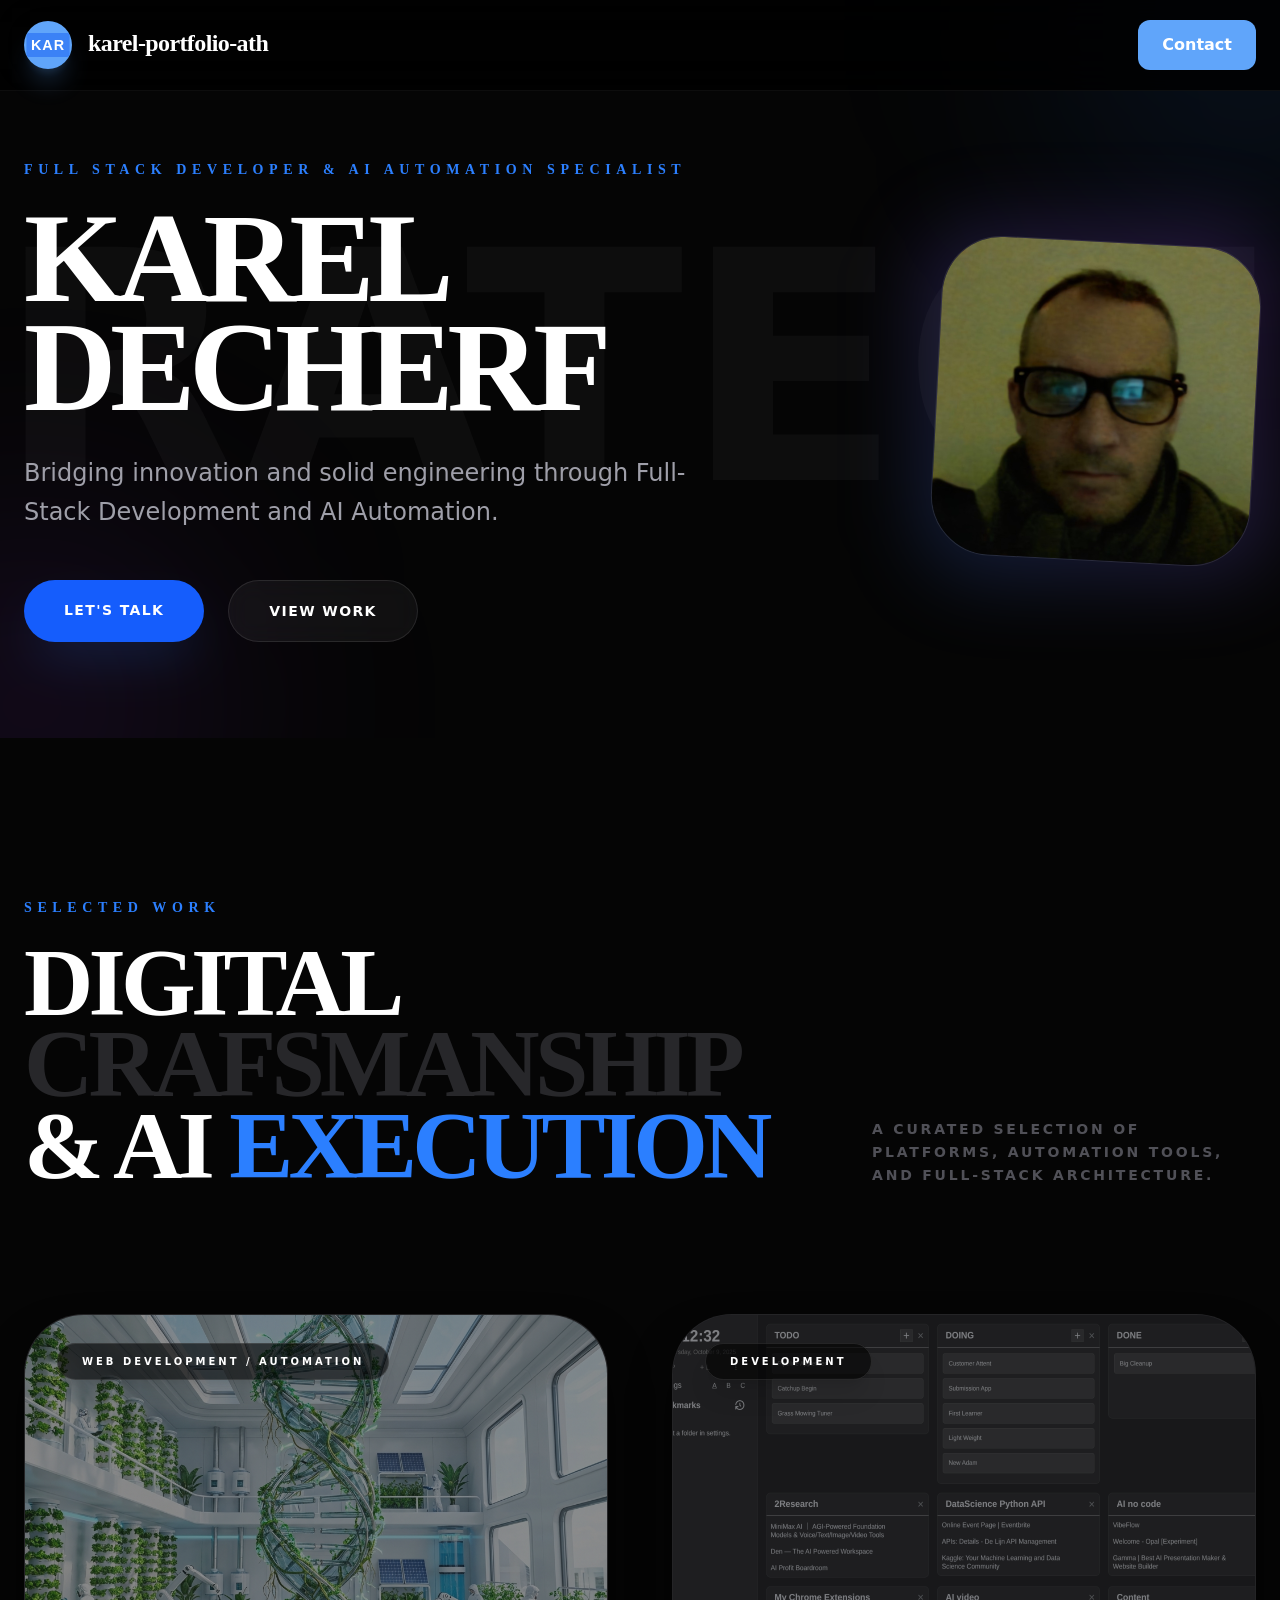
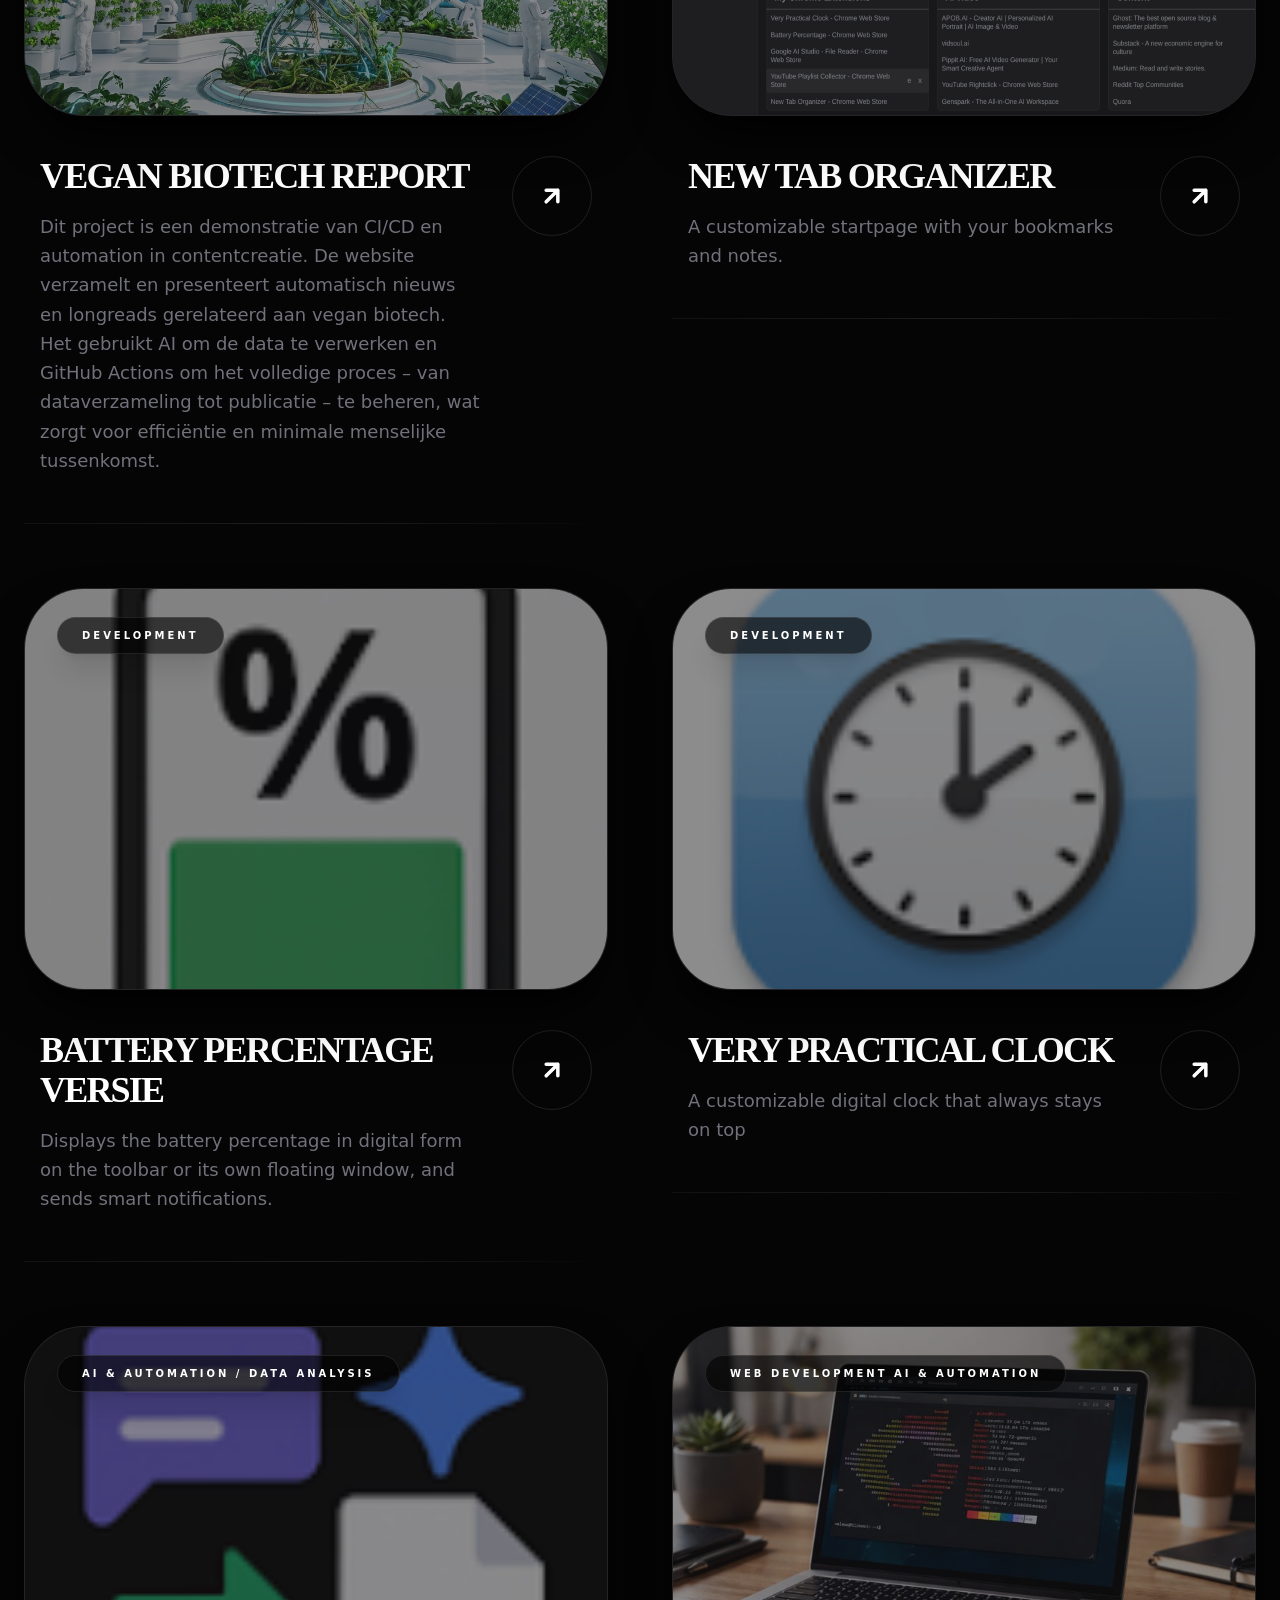
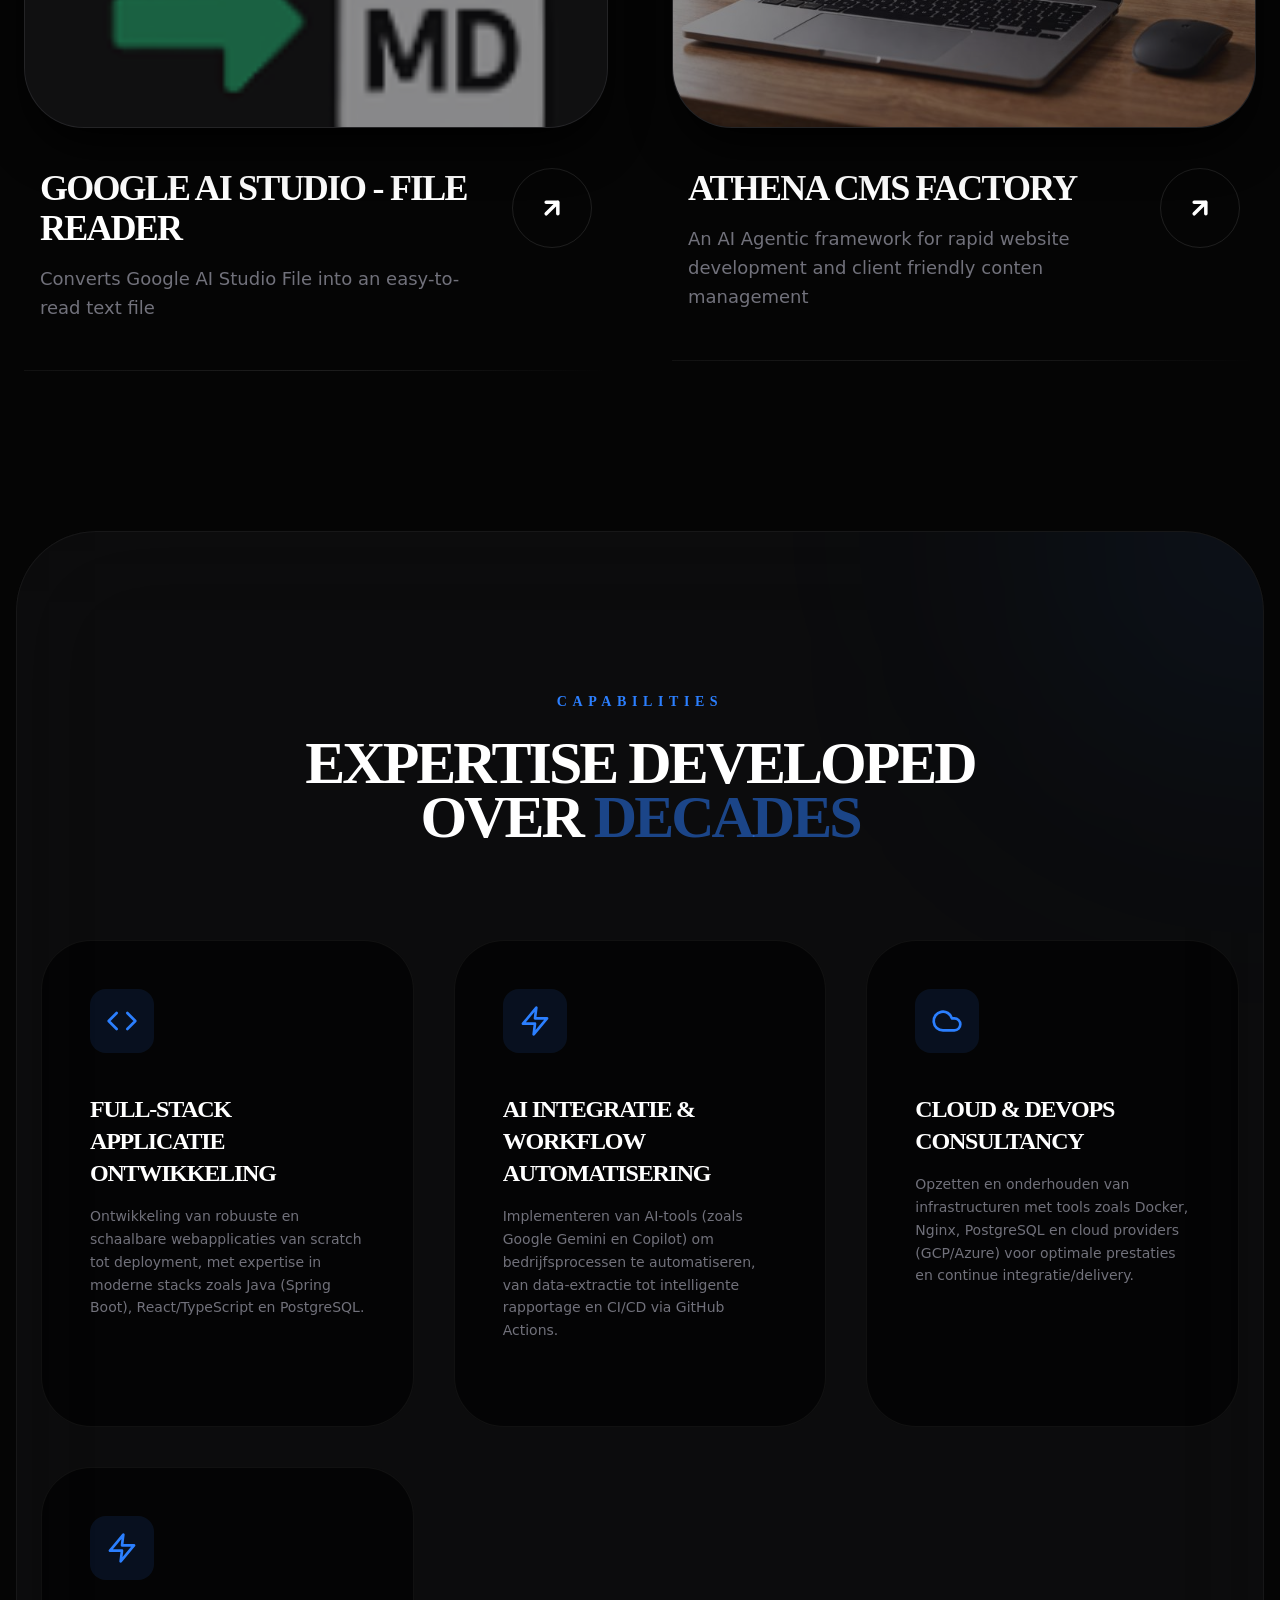
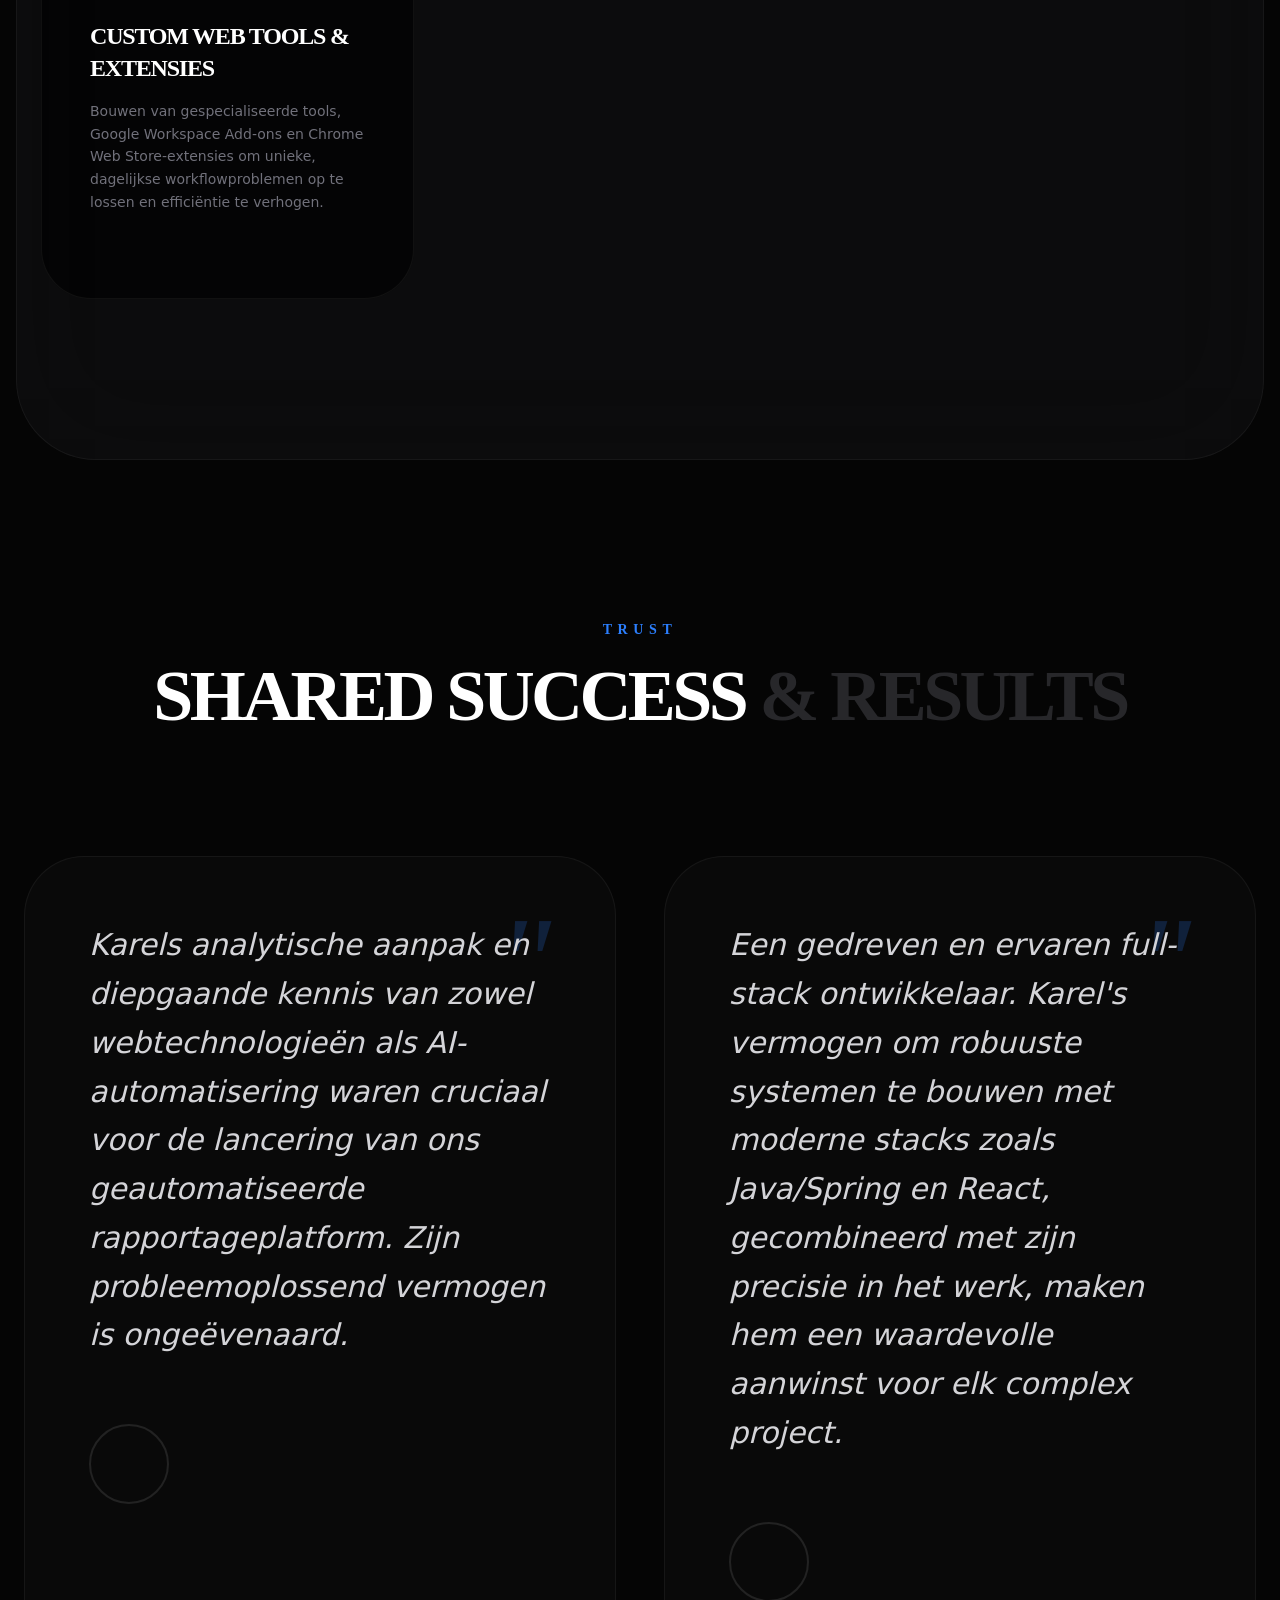
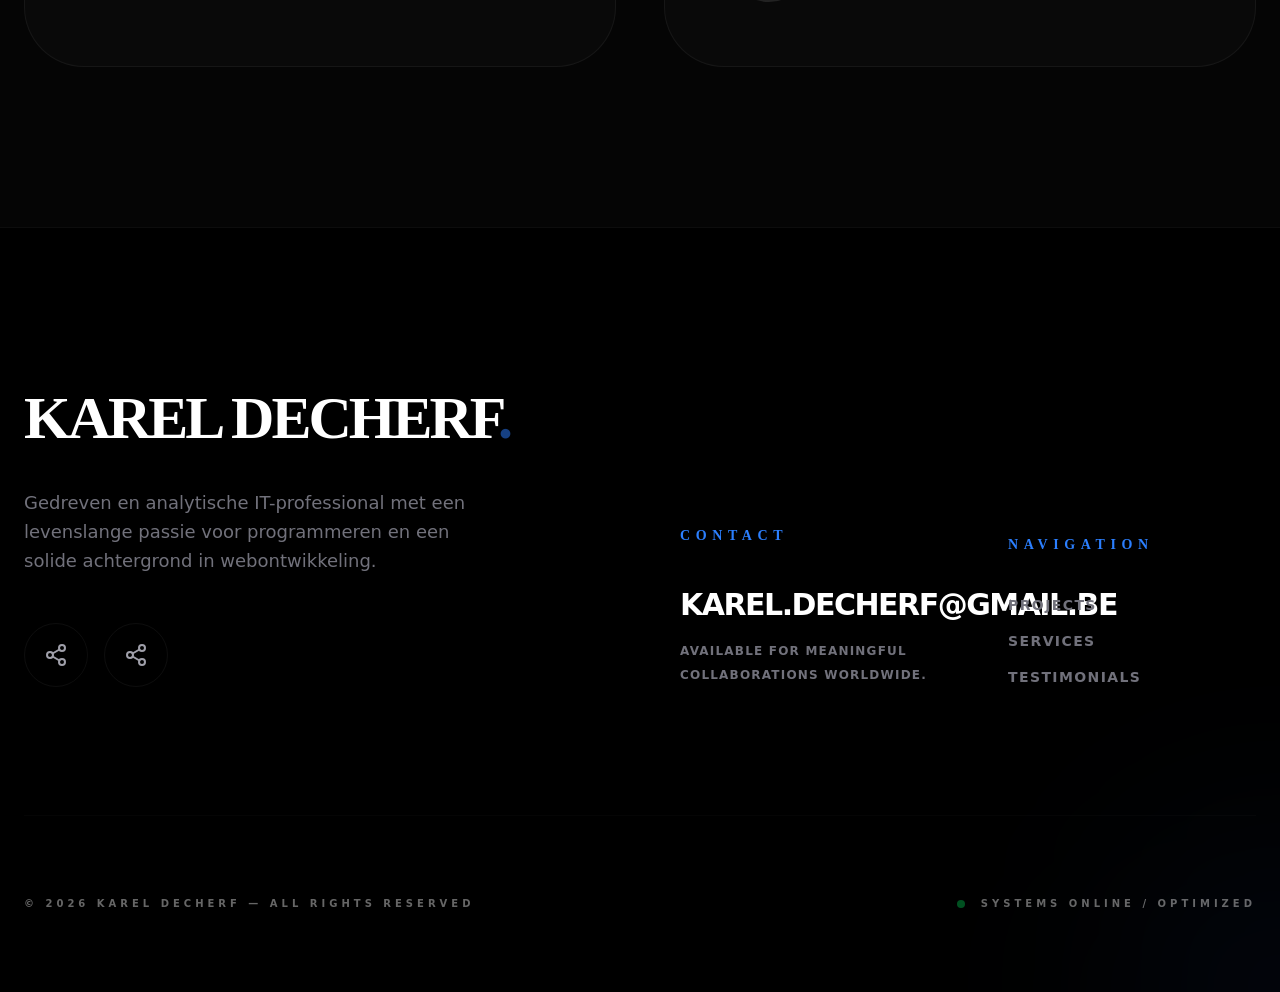
<file: index.html>
<!DOCTYPE html>
<html lang="nl">
  <head>
    <meta charset="UTF-8" />
    <link rel="icon" type="image/svg+xml" href="./athena-icon.svg" />
    <meta name="viewport" content="width=device-width, initial-scale=1.0, maximum-scale=1.0, user-scalable=no" />
    <meta name="theme-color" content="#0f172a" />
    <meta name="mobile-web-app-capable" content="yes" />
    <meta name="apple-mobile-web-app-status-bar-style" content="black-translucent" />
    <link rel="apple-touch-icon" href="./athena-icon.svg" />
    <link rel="manifest" href="./manifest.json" />
    <!-- Font Awesome for Icons -->
    <link rel="stylesheet" href="https://cdnjs.cloudflare.com/ajax/libs/font-awesome/6.5.1/css/all.min.css" />
    <title>karel-portfolio-ath</title>
    <script type="module" crossorigin src="./assets/index-CuNvmYDf.js"></script>
    <link rel="stylesheet" crossorigin href="./assets/index-C8Rrm0Bj.css">
  </head>
  <body>
    <div id="root"></div>
    <script>
      if ('serviceWorker' in navigator) {
        window.addEventListener('load', () => {
          navigator.serviceWorker.register('./sw.js').catch(err => console.log('SW registration failed: ', err));
        });
      }
    </script>
  </body>
</html>
</file>
<file: assets/index-C8Rrm0Bj.css>
@layer properties{@supports (((-webkit-hyphens:none)) and (not (margin-trim:inline))) or ((-moz-orient:inline) and (not (color:rgb(from red r g b)))){*,:before,:after,::backdrop{--tw-translate-x:0;--tw-translate-y:0;--tw-translate-z:0;--tw-scale-x:1;--tw-scale-y:1;--tw-scale-z:1;--tw-rotate-x:initial;--tw-rotate-y:initial;--tw-rotate-z:initial;--tw-skew-x:initial;--tw-skew-y:initial;--tw-space-y-reverse:0;--tw-border-style:solid;--tw-gradient-position:initial;--tw-gradient-from:#0000;--tw-gradient-via:#0000;--tw-gradient-to:#0000;--tw-gradient-stops:initial;--tw-gradient-via-stops:initial;--tw-gradient-from-position:0%;--tw-gradient-via-position:50%;--tw-gradient-to-position:100%;--tw-leading:initial;--tw-font-weight:initial;--tw-tracking:initial;--tw-shadow:0 0 #0000;--tw-shadow-color:initial;--tw-shadow-alpha:100%;--tw-inset-shadow:0 0 #0000;--tw-inset-shadow-color:initial;--tw-inset-shadow-alpha:100%;--tw-ring-color:initial;--tw-ring-shadow:0 0 #0000;--tw-inset-ring-color:initial;--tw-inset-ring-shadow:0 0 #0000;--tw-ring-inset:initial;--tw-ring-offset-width:0px;--tw-ring-offset-color:#fff;--tw-ring-offset-shadow:0 0 #0000;--tw-outline-style:solid;--tw-blur:initial;--tw-brightness:initial;--tw-contrast:initial;--tw-grayscale:initial;--tw-hue-rotate:initial;--tw-invert:initial;--tw-opacity:initial;--tw-saturate:initial;--tw-sepia:initial;--tw-drop-shadow:initial;--tw-drop-shadow-color:initial;--tw-drop-shadow-alpha:100%;--tw-drop-shadow-size:initial;--tw-backdrop-blur:initial;--tw-backdrop-brightness:initial;--tw-backdrop-contrast:initial;--tw-backdrop-grayscale:initial;--tw-backdrop-hue-rotate:initial;--tw-backdrop-invert:initial;--tw-backdrop-opacity:initial;--tw-backdrop-saturate:initial;--tw-backdrop-sepia:initial;--tw-duration:initial;--tw-ease:initial}}}@layer theme{:root,:host{--font-sans:"Inter", ui-sans-serif, system-ui, sans-serif;--font-serif:"Playfair Display", ui-serif, Georgia, serif;--font-mono:ui-monospace, SFMono-Regular, Menlo, Monaco, Consolas, "Liberation Mono", "Courier New", monospace;--color-red-50:oklch(97.1% .013 17.38);--color-red-500:oklch(63.7% .237 25.331);--color-red-900:oklch(39.6% .141 25.723);--color-amber-500:oklch(76.9% .188 70.08);--color-green-500:oklch(72.3% .219 149.579);--color-blue-50:oklch(97% .014 254.604);--color-blue-100:oklch(93.2% .032 255.585);--color-blue-200:oklch(88.2% .059 254.128);--color-blue-400:oklch(70.7% .165 254.624);--color-blue-500:oklch(62.3% .214 259.815);--color-blue-600:oklch(54.6% .245 262.881);--color-blue-700:oklch(48.8% .243 264.376);--color-blue-800:oklch(42.4% .199 265.638);--color-blue-900:oklch(37.9% .146 265.522);--color-purple-500:oklch(62.7% .265 303.9);--color-slate-50:oklch(98.4% .003 247.858);--color-slate-100:oklch(96.8% .007 247.896);--color-slate-200:oklch(92.9% .013 255.508);--color-slate-300:oklch(86.9% .022 252.894);--color-slate-400:oklch(70.4% .04 256.788);--color-slate-500:oklch(55.4% .046 257.417);--color-slate-600:oklch(44.6% .043 257.281);--color-slate-700:oklch(37.2% .044 257.287);--color-slate-800:oklch(27.9% .041 260.031);--color-slate-900:oklch(20.8% .042 265.755);--color-zinc-300:oklch(87.1% .006 286.286);--color-zinc-400:oklch(70.5% .015 286.067);--color-zinc-500:oklch(55.2% .016 285.938);--color-zinc-800:oklch(27.4% .006 286.033);--color-zinc-900:oklch(21% .006 285.885);--color-black:#000;--color-white:#fff;--spacing:.25rem;--container-sm:24rem;--container-md:28rem;--container-lg:32rem;--container-2xl:42rem;--container-3xl:48rem;--container-5xl:64rem;--container-6xl:72rem;--container-7xl:80rem;--text-xs:.75rem;--text-xs--line-height:calc(1 / .75);--text-sm:.875rem;--text-sm--line-height:calc(1.25 / .875);--text-lg:1.125rem;--text-lg--line-height:calc(1.75 / 1.125);--text-xl:1.25rem;--text-xl--line-height:calc(1.75 / 1.25);--text-2xl:1.5rem;--text-2xl--line-height:calc(2 / 1.5);--text-3xl:1.875rem;--text-3xl--line-height: 1.2 ;--text-4xl:2.25rem;--text-4xl--line-height:calc(2.5 / 2.25);--text-5xl:3rem;--text-5xl--line-height:1;--text-6xl:3.75rem;--text-6xl--line-height:1;--text-7xl:4.5rem;--text-7xl--line-height:1;--text-8xl:6rem;--text-8xl--line-height:1;--text-9xl:8rem;--text-9xl--line-height:1;--font-weight-light:300;--font-weight-medium:500;--font-weight-semibold:600;--font-weight-bold:700;--font-weight-black:900;--tracking-tighter:-.05em;--tracking-tight:-.025em;--tracking-widest:.1em;--leading-tight:1.25;--leading-relaxed:1.625;--leading-loose:2;--radius-sm:.25rem;--radius-lg:.5rem;--radius-xl:.75rem;--radius-2xl:1rem;--radius-3xl:1.5rem;--drop-shadow-lg:0 4px 4px #00000026;--drop-shadow-2xl:0 25px 25px #00000026;--ease-out:cubic-bezier(0, 0, .2, 1);--animate-pulse:pulse 2s cubic-bezier(.4, 0, .6, 1) infinite;--blur-sm:8px;--blur-md:12px;--blur-xl:24px;--blur-2xl:40px;--blur-3xl:64px;--default-transition-duration:.15s;--default-transition-timing-function:cubic-bezier(.4, 0, .2, 1);--default-font-family:var(--font-sans);--default-mono-font-family:var(--font-mono);--color-primary:#0f172a;--color-secondary:#64748b;--color-accent:#3b82f6;--color-button-bg:#3b82f6;--color-card-bg:#fff;--color-header-bg:#fff;--color-background:#fff;--color-surface:#f8fafc;--color-text:#1e293b;--color-heading:#0f172a;--color-title:#0f172a;--radius-custom:1rem;--shadow-main:0 4px 20px -2px #0000000d;--animate-reveal:reveal .8s cubic-bezier(.2, .8, .2, 1) forwards}}@layer base{*,:after,:before,::backdrop{box-sizing:border-box;border:0 solid;margin:0;padding:0}::file-selector-button{box-sizing:border-box;border:0 solid;margin:0;padding:0}html,:host{-webkit-text-size-adjust:100%;-moz-tab-size:4;tab-size:4;line-height:1.5;font-family:var(--default-font-family,ui-sans-serif, system-ui, sans-serif, "Apple Color Emoji", "Segoe UI Emoji", "Segoe UI Symbol", "Noto Color Emoji");font-feature-settings:var(--default-font-feature-settings,normal);font-variation-settings:var(--default-font-variation-settings,normal);-webkit-tap-highlight-color:transparent}hr{height:0;color:inherit;border-top-width:1px}abbr:where([title]){-webkit-text-decoration:underline dotted;text-decoration:underline dotted}h1,h2,h3,h4,h5,h6{font-size:inherit;font-weight:inherit}a{color:inherit;-webkit-text-decoration:inherit;text-decoration:inherit}b,strong{font-weight:bolder}code,kbd,samp,pre{font-family:var(--default-mono-font-family,ui-monospace, SFMono-Regular, Menlo, Monaco, Consolas, "Liberation Mono", "Courier New", monospace);font-feature-settings:var(--default-mono-font-feature-settings,normal);font-variation-settings:var(--default-mono-font-variation-settings,normal);font-size:1em}small{font-size:80%}sub,sup{vertical-align:baseline;font-size:75%;line-height:0;position:relative}sub{bottom:-.25em}sup{top:-.5em}table{text-indent:0;border-color:inherit;border-collapse:collapse}:-moz-focusring{outline:auto}progress{vertical-align:baseline}summary{display:list-item}ol,ul,menu{list-style:none}img,svg,video,canvas,audio,iframe,embed,object{vertical-align:middle;display:block}img,video{max-width:100%;height:auto}button,input,select,optgroup,textarea{font:inherit;font-feature-settings:inherit;font-variation-settings:inherit;letter-spacing:inherit;color:inherit;opacity:1;background-color:#0000;border-radius:0}::file-selector-button{font:inherit;font-feature-settings:inherit;font-variation-settings:inherit;letter-spacing:inherit;color:inherit;opacity:1;background-color:#0000;border-radius:0}:where(select:is([multiple],[size])) optgroup{font-weight:bolder}:where(select:is([multiple],[size])) optgroup option{padding-inline-start:20px}::file-selector-button{margin-inline-end:4px}::placeholder{opacity:1}@supports (not ((-webkit-appearance:-apple-pay-button))) or (contain-intrinsic-size:1px){::placeholder{color:currentColor}@supports (color:color-mix(in lab,red,red)){::placeholder{color:color-mix(in oklab,currentcolor 50%,transparent)}}}textarea{resize:vertical}::-webkit-search-decoration{-webkit-appearance:none}::-webkit-date-and-time-value{min-height:1lh;text-align:inherit}::-webkit-datetime-edit{display:inline-flex}::-webkit-datetime-edit-fields-wrapper{padding:0}::-webkit-datetime-edit{padding-block:0}::-webkit-datetime-edit-year-field{padding-block:0}::-webkit-datetime-edit-month-field{padding-block:0}::-webkit-datetime-edit-day-field{padding-block:0}::-webkit-datetime-edit-hour-field{padding-block:0}::-webkit-datetime-edit-minute-field{padding-block:0}::-webkit-datetime-edit-second-field{padding-block:0}::-webkit-datetime-edit-millisecond-field{padding-block:0}::-webkit-datetime-edit-meridiem-field{padding-block:0}::-webkit-calendar-picker-indicator{line-height:1}:-moz-ui-invalid{box-shadow:none}button,input:where([type=button],[type=reset],[type=submit]){-webkit-appearance:button;-moz-appearance:button;appearance:button}::file-selector-button{-webkit-appearance:button;-moz-appearance:button;appearance:button}::-webkit-inner-spin-button{height:auto}::-webkit-outer-spin-button{height:auto}[hidden]:where(:not([hidden=until-found])){display:none!important}:root{color-scheme:light;scroll-behavior:smooth;--color-primary:#0f172a;--color-heading:#0f172a;--color-title:#0f172a;--color-accent:#3b82f6;--color-button-bg:#3b82f6;--color-card-bg:#fff;--color-header-bg:#fff;--color-surface:#fff;--color-background:#fff;--color-text:#1e293b;--radius-custom:1rem;--shadow-main:0 4px 20px -2px #0000000d}:root.dark{color-scheme:dark;--color-primary:#fff;--color-heading:#fff;--color-title:#fff;--color-accent:#60a5fa;--color-button-bg:#60a5fa;--color-card-bg:#1e293b;--color-header-bg:#0f172a;--color-surface:#1e293b;--color-background:#0f172a;--color-text:#f8fafc;--shadow-main:0 10px 40px #0000004d}body{background-color:var(--color-background);color:var(--color-text);font-family:var(--font-sans);-webkit-font-smoothing:antialiased;line-height:1.6}h1{color:var(--color-title);font-family:var(--font-serif);--tw-tracking:var(--tracking-tight);letter-spacing:var(--tracking-tight);font-weight:700;line-height:1.2}h2,h3,h4{color:var(--color-heading);font-family:var(--font-serif);--tw-tracking:var(--tracking-tight);letter-spacing:var(--tracking-tight);font-weight:700;line-height:1.2}@starting-style{section{opacity:0;transform:translateY(20px)}}section{transition:opacity .8s,transform .8s}img{object-fit:cover;border-radius:var(--radius-custom);max-width:100%;height:auto}button{cursor:pointer}}@layer components{.btn-primary{padding-inline:calc(var(--spacing) * 6);padding-block:calc(var(--spacing) * 3);--tw-font-weight:var(--font-weight-semibold);font-weight:var(--font-weight-semibold);color:var(--color-white);--tw-shadow:0 20px 25px -5px var(--tw-shadow-color,#0000001a), 0 8px 10px -6px var(--tw-shadow-color,#0000001a);box-shadow:var(--tw-inset-shadow),var(--tw-inset-ring-shadow),var(--tw-ring-offset-shadow),var(--tw-ring-shadow),var(--tw-shadow);transition-property:all;transition-timing-function:var(--tw-ease,var(--default-transition-timing-function));transition-duration:var(--tw-duration,var(--default-transition-duration));border-radius:3.40282e38px}@media(hover:hover){.btn-primary:hover{--tw-scale-x:105%;--tw-scale-y:105%;--tw-scale-z:105%;scale:var(--tw-scale-x) var(--tw-scale-y)}}.btn-primary:active{--tw-scale-x:95%;--tw-scale-y:95%;--tw-scale-z:95%;scale:var(--tw-scale-x) var(--tw-scale-y)}.btn-primary{background-color:var(--color-button-bg);box-shadow:0 8px 30px #0000001a}.card{border-radius:var(--radius-3xl);border-style:var(--tw-border-style);border-width:1px;border-color:var(--color-slate-100);padding:calc(var(--spacing) * 6);--tw-shadow:var(--shadow-main);box-shadow:var(--tw-inset-shadow),var(--tw-inset-ring-shadow),var(--tw-ring-offset-shadow),var(--tw-ring-shadow),var(--tw-shadow);transition-property:transform,translate,scale,rotate;transition-timing-function:var(--tw-ease,var(--default-transition-timing-function));transition-duration:var(--tw-duration,var(--default-transition-duration))}@media(hover:hover){.card:hover{--tw-translate-y:calc(var(--spacing) * -1);translate:var(--tw-translate-x) var(--tw-translate-y)}}.card{background-color:var(--color-card-bg)}.badge{background-color:#3b82f61a;border-radius:3.40282e38px}@supports (color:color-mix(in lab,red,red)){.badge{background-color:color-mix(in oklab,var(--color-accent) 10%,transparent)}}.badge{padding-inline:calc(var(--spacing) * 3);padding-block:calc(var(--spacing) * 1);font-size:var(--text-xs);line-height:var(--tw-leading,var(--text-xs--line-height));--tw-font-weight:var(--font-weight-bold);font-weight:var(--font-weight-bold);--tw-tracking:var(--tracking-widest);letter-spacing:var(--tracking-widest);color:var(--color-accent);text-transform:uppercase}.cart-overlay-backdrop{inset:calc(var(--spacing) * 0);z-index:2000;background-color:#000000b3;justify-content:flex-end;display:flex;position:fixed}@supports (color:color-mix(in lab,red,red)){.cart-overlay-backdrop{background-color:color-mix(in oklab,var(--color-black) 70%,transparent)}}.cart-overlay-backdrop{--tw-backdrop-blur:blur(var(--blur-sm));-webkit-backdrop-filter:var(--tw-backdrop-blur,) var(--tw-backdrop-brightness,) var(--tw-backdrop-contrast,) var(--tw-backdrop-grayscale,) var(--tw-backdrop-hue-rotate,) var(--tw-backdrop-invert,) var(--tw-backdrop-opacity,) var(--tw-backdrop-saturate,) var(--tw-backdrop-sepia,);backdrop-filter:var(--tw-backdrop-blur,) var(--tw-backdrop-brightness,) var(--tw-backdrop-contrast,) var(--tw-backdrop-grayscale,) var(--tw-backdrop-hue-rotate,) var(--tw-backdrop-invert,) var(--tw-backdrop-opacity,) var(--tw-backdrop-saturate,) var(--tw-backdrop-sepia,)}.cart-overlay{background-color:var(--color-background);width:100%;height:100%;max-width:var(--container-md);padding:calc(var(--spacing) * 8);--tw-shadow:0 25px 50px -12px var(--tw-shadow-color,#00000040);box-shadow:var(--tw-inset-shadow),var(--tw-inset-ring-shadow),var(--tw-ring-offset-shadow),var(--tw-ring-shadow),var(--tw-shadow);flex-direction:column;animation:.3s ease-out slideIn;display:flex}@keyframes slideIn{0%{transform:translate(100%)}to{transform:translate(0)}}.cart-item{border-bottom-style:var(--tw-border-style);border-bottom-width:1px;border-color:var(--color-slate-100);padding-block:calc(var(--spacing) * 4);justify-content:space-between;align-items:center;display:flex}.checkout-btn{border-radius:var(--radius-2xl);background-color:var(--color-accent);width:100%;padding-block:calc(var(--spacing) * 4);--tw-font-weight:var(--font-weight-bold);font-weight:var(--font-weight-bold);color:var(--color-white);--tw-shadow:0 20px 25px -5px var(--tw-shadow-color,#0000001a), 0 8px 10px -6px var(--tw-shadow-color,#0000001a);box-shadow:var(--tw-inset-shadow),var(--tw-inset-ring-shadow),var(--tw-ring-offset-shadow),var(--tw-ring-shadow),var(--tw-shadow);--tw-shadow-color:#3b82f633}@supports (color:color-mix(in lab,red,red)){.checkout-btn{--tw-shadow-color:color-mix(in oklab, color-mix(in oklab, var(--color-accent) 20%, transparent) var(--tw-shadow-alpha), transparent)}}.checkout-btn{transition-property:transform,translate,scale,rotate;transition-timing-function:var(--tw-ease,var(--default-transition-timing-function));transition-duration:var(--tw-duration,var(--default-transition-duration))}@media(hover:hover){.checkout-btn:hover{scale:1.02}}}@layer utilities{.pointer-events-auto{pointer-events:auto}.pointer-events-none{pointer-events:none}.visible{visibility:visible}.absolute{position:absolute}.fixed{position:fixed}.relative{position:relative}.-inset-4{inset:calc(var(--spacing) * -4)}.inset-0{inset:calc(var(--spacing) * 0)}.start{inset-inline-start:var(--spacing)}.end{inset-inline-end:var(--spacing)}.-top-40{top:calc(var(--spacing) * -40)}.top-0{top:calc(var(--spacing) * 0)}.top-1\/2{top:50%}.top-4{top:calc(var(--spacing) * 4)}.top-8{top:calc(var(--spacing) * 8)}.top-10{top:calc(var(--spacing) * 10)}.-right-40{right:calc(var(--spacing) * -40)}.right-0{right:calc(var(--spacing) * 0)}.right-4{right:calc(var(--spacing) * 4)}.right-8{right:calc(var(--spacing) * 8)}.right-16{right:calc(var(--spacing) * 16)}.-bottom-40{bottom:calc(var(--spacing) * -40)}.bottom-0{bottom:calc(var(--spacing) * 0)}.-left-40{left:calc(var(--spacing) * -40)}.left-0{left:calc(var(--spacing) * 0)}.left-1\/2{left:50%}.left-8{left:calc(var(--spacing) * 8)}.-z-0{z-index:-0}.z-0{z-index:0}.z-10{z-index:10}.z-20{z-index:20}.z-30{z-index:30}.z-40{z-index:40}.z-50{z-index:50}.z-\[100\]{z-index:100}.z-\[200\]{z-index:200}.z-\[1000\]{z-index:1000}.z-\[2000\]{z-index:2000}.order-1{order:1}.order-2{order:2}.container{width:100%}@media(min-width:40rem){.container{max-width:40rem}}@media(min-width:48rem){.container{max-width:48rem}}@media(min-width:64rem){.container{max-width:64rem}}@media(min-width:80rem){.container{max-width:80rem}}@media(min-width:96rem){.container{max-width:96rem}}.m-4{margin:calc(var(--spacing) * 4)}.mx-4{margin-inline:calc(var(--spacing) * 4)}.mx-auto{margin-inline:auto}.-mt-48{margin-top:calc(var(--spacing) * -48)}.-mt-64{margin-top:calc(var(--spacing) * -64)}.mt-1{margin-top:calc(var(--spacing) * 1)}.mt-2{margin-top:calc(var(--spacing) * 2)}.mt-4{margin-top:calc(var(--spacing) * 4)}.mt-6{margin-top:calc(var(--spacing) * 6)}.mt-12{margin-top:calc(var(--spacing) * 12)}.mt-auto{margin-top:auto}.-mr-40{margin-right:calc(var(--spacing) * -40)}.-mr-48{margin-right:calc(var(--spacing) * -48)}.-mr-64{margin-right:calc(var(--spacing) * -64)}.mr-2{margin-right:calc(var(--spacing) * 2)}.-mb-40{margin-bottom:calc(var(--spacing) * -40)}.-mb-48{margin-bottom:calc(var(--spacing) * -48)}.mb-0{margin-bottom:calc(var(--spacing) * 0)}.mb-1{margin-bottom:calc(var(--spacing) * 1)}.mb-2{margin-bottom:calc(var(--spacing) * 2)}.mb-4{margin-bottom:calc(var(--spacing) * 4)}.mb-6{margin-bottom:calc(var(--spacing) * 6)}.mb-8{margin-bottom:calc(var(--spacing) * 8)}.mb-10{margin-bottom:calc(var(--spacing) * 10)}.mb-12{margin-bottom:calc(var(--spacing) * 12)}.mb-16{margin-bottom:calc(var(--spacing) * 16)}.mb-24{margin-bottom:calc(var(--spacing) * 24)}.mb-32{margin-bottom:calc(var(--spacing) * 32)}.-ml-48{margin-left:calc(var(--spacing) * -48)}.ml-1{margin-left:calc(var(--spacing) * 1)}.ml-2{margin-left:calc(var(--spacing) * 2)}.block{display:block}.contents{display:contents}.flex{display:flex}.grid{display:grid}.hidden{display:none}.inline-block{display:inline-block}.inline-flex{display:inline-flex}.aspect-\[16\/11\]{aspect-ratio:16/11}.aspect-square{aspect-ratio:1}.h-1{height:calc(var(--spacing) * 1)}.h-2{height:calc(var(--spacing) * 2)}.h-3{height:calc(var(--spacing) * 3)}.h-5{height:calc(var(--spacing) * 5)}.h-8{height:calc(var(--spacing) * 8)}.h-10{height:calc(var(--spacing) * 10)}.h-12{height:calc(var(--spacing) * 12)}.h-16{height:calc(var(--spacing) * 16)}.h-20{height:calc(var(--spacing) * 20)}.h-24{height:calc(var(--spacing) * 24)}.h-48{height:calc(var(--spacing) * 48)}.h-64{height:calc(var(--spacing) * 64)}.h-80{height:calc(var(--spacing) * 80)}.h-96{height:calc(var(--spacing) * 96)}.h-\[90vh\]{height:90vh}.h-\[500px\]{height:500px}.h-full{height:100%}.h-px{height:1px}.max-h-\[50vh\]{max-height:50vh}.max-h-\[80vh\]{max-height:80vh}.max-h-\[90vh\]{max-height:90vh}.min-h-full{min-height:100%}.min-h-screen{min-height:100vh}.w-0{width:calc(var(--spacing) * 0)}.w-2{width:calc(var(--spacing) * 2)}.w-3{width:calc(var(--spacing) * 3)}.w-5{width:calc(var(--spacing) * 5)}.w-8{width:calc(var(--spacing) * 8)}.w-10{width:calc(var(--spacing) * 10)}.w-12{width:calc(var(--spacing) * 12)}.w-16{width:calc(var(--spacing) * 16)}.w-20{width:calc(var(--spacing) * 20)}.w-32{width:calc(var(--spacing) * 32)}.w-64{width:calc(var(--spacing) * 64)}.w-80{width:calc(var(--spacing) * 80)}.w-96{width:calc(var(--spacing) * 96)}.w-\[500px\]{width:500px}.w-full{width:100%}.max-w-2xl{max-width:var(--container-2xl)}.max-w-3xl{max-width:var(--container-3xl)}.max-w-5xl{max-width:var(--container-5xl)}.max-w-6xl{max-width:var(--container-6xl)}.max-w-7xl{max-width:var(--container-7xl)}.max-w-lg{max-width:var(--container-lg)}.max-w-md{max-width:var(--container-md)}.max-w-sm{max-width:var(--container-sm)}.flex-1{flex:1}.flex-grow{flex-grow:1}.-translate-x-1\/2{--tw-translate-x: -50% ;translate:var(--tw-translate-x) var(--tw-translate-y)}.translate-x-0{--tw-translate-x:calc(var(--spacing) * 0);translate:var(--tw-translate-x) var(--tw-translate-y)}.-translate-y-1\/2{--tw-translate-y: -50% ;translate:var(--tw-translate-x) var(--tw-translate-y)}.scale-110{--tw-scale-x:110%;--tw-scale-y:110%;--tw-scale-z:110%;scale:var(--tw-scale-x) var(--tw-scale-y)}.rotate-3{rotate:3deg}.transform{transform:var(--tw-rotate-x,) var(--tw-rotate-y,) var(--tw-rotate-z,) var(--tw-skew-x,) var(--tw-skew-y,)}.animate-pulse{animation:var(--animate-pulse)}.animate-reveal{animation:var(--animate-reveal)}.cursor-not-allowed{cursor:not-allowed}.cursor-pointer{cursor:pointer}.grid-cols-1{grid-template-columns:repeat(1,minmax(0,1fr))}.flex-col{flex-direction:column}.flex-wrap{flex-wrap:wrap}.items-center{align-items:center}.items-end{align-items:flex-end}.items-start{align-items:flex-start}.justify-between{justify-content:space-between}.justify-center{justify-content:center}.justify-end{justify-content:flex-end}.gap-2{gap:calc(var(--spacing) * 2)}.gap-3{gap:calc(var(--spacing) * 3)}.gap-4{gap:calc(var(--spacing) * 4)}.gap-6{gap:calc(var(--spacing) * 6)}.gap-8{gap:calc(var(--spacing) * 8)}.gap-10{gap:calc(var(--spacing) * 10)}.gap-12{gap:calc(var(--spacing) * 12)}.gap-16{gap:calc(var(--spacing) * 16)}.gap-20{gap:calc(var(--spacing) * 20)}:where(.space-y-1>:not(:last-child)){--tw-space-y-reverse:0;margin-block-start:calc(calc(var(--spacing) * 1) * var(--tw-space-y-reverse));margin-block-end:calc(calc(var(--spacing) * 1) * calc(1 - var(--tw-space-y-reverse)))}:where(.space-y-2>:not(:last-child)){--tw-space-y-reverse:0;margin-block-start:calc(calc(var(--spacing) * 2) * var(--tw-space-y-reverse));margin-block-end:calc(calc(var(--spacing) * 2) * calc(1 - var(--tw-space-y-reverse)))}:where(.space-y-4>:not(:last-child)){--tw-space-y-reverse:0;margin-block-start:calc(calc(var(--spacing) * 4) * var(--tw-space-y-reverse));margin-block-end:calc(calc(var(--spacing) * 4) * calc(1 - var(--tw-space-y-reverse)))}:where(.space-y-6>:not(:last-child)){--tw-space-y-reverse:0;margin-block-start:calc(calc(var(--spacing) * 6) * var(--tw-space-y-reverse));margin-block-end:calc(calc(var(--spacing) * 6) * calc(1 - var(--tw-space-y-reverse)))}:where(.space-y-8>:not(:last-child)){--tw-space-y-reverse:0;margin-block-start:calc(calc(var(--spacing) * 8) * var(--tw-space-y-reverse));margin-block-end:calc(calc(var(--spacing) * 8) * calc(1 - var(--tw-space-y-reverse)))}.self-start{align-self:flex-start}.overflow-hidden{overflow:hidden}.overflow-y-auto{overflow-y:auto}.rounded{border-radius:.25rem}.rounded-2xl{border-radius:var(--radius-2xl)}.rounded-3xl{border-radius:var(--radius-3xl)}.rounded-\[2rem\]{border-radius:2rem}.rounded-\[3rem\]{border-radius:3rem}.rounded-\[4rem\]{border-radius:4rem}.rounded-\[40px\]{border-radius:40px}.rounded-\[50px\]{border-radius:50px}.rounded-\[60px\]{border-radius:60px}.rounded-\[80px\]{border-radius:80px}.rounded-full{border-radius:3.40282e38px}.rounded-lg{border-radius:var(--radius-lg)}.rounded-sm{border-radius:var(--radius-sm)}.rounded-xl{border-radius:var(--radius-xl)}.border{border-style:var(--tw-border-style);border-width:1px}.border-2{border-style:var(--tw-border-style);border-width:2px}.border-4{border-style:var(--tw-border-style);border-width:4px}.border-t{border-top-style:var(--tw-border-style);border-top-width:1px}.border-r{border-right-style:var(--tw-border-style);border-right-width:1px}.border-b{border-bottom-style:var(--tw-border-style);border-bottom-width:1px}.border-l{border-left-style:var(--tw-border-style);border-left-width:1px}.border-blue-100{border-color:var(--color-blue-100)}.border-blue-200{border-color:var(--color-blue-200)}.border-slate-100{border-color:var(--color-slate-100)}.border-slate-200{border-color:var(--color-slate-200)}.border-transparent{border-color:#0000}.border-white\/5{border-color:#ffffff0d}@supports (color:color-mix(in lab,red,red)){.border-white\/5{border-color:color-mix(in oklab,var(--color-white) 5%,transparent)}}.border-white\/10{border-color:#ffffff1a}@supports (color:color-mix(in lab,red,red)){.border-white\/10{border-color:color-mix(in oklab,var(--color-white) 10%,transparent)}}.border-white\/20{border-color:#fff3}@supports (color:color-mix(in lab,red,red)){.border-white\/20{border-color:color-mix(in oklab,var(--color-white) 20%,transparent)}}.bg-\[\#0a0a0a\]{background-color:#0a0a0a}.bg-\[\#050505\]{background-color:#050505}.bg-\[var\(--color-background\)\]{background-color:var(--color-background)}.bg-\[var\(--color-button-bg\)\]{background-color:var(--color-button-bg)}.bg-\[var\(--color-primary\)\]{background-color:var(--color-primary)}.bg-accent{background-color:var(--color-accent)}.bg-accent\/10{background-color:#3b82f61a}@supports (color:color-mix(in lab,red,red)){.bg-accent\/10{background-color:color-mix(in oklab,var(--color-accent) 10%,transparent)}}.bg-accent\/20{background-color:#3b82f633}@supports (color:color-mix(in lab,red,red)){.bg-accent\/20{background-color:color-mix(in oklab,var(--color-accent) 20%,transparent)}}.bg-background{background-color:var(--color-background)}.bg-black{background-color:var(--color-black)}.bg-black\/5{background-color:#0000000d}@supports (color:color-mix(in lab,red,red)){.bg-black\/5{background-color:color-mix(in oklab,var(--color-black) 5%,transparent)}}.bg-black\/50{background-color:#00000080}@supports (color:color-mix(in lab,red,red)){.bg-black\/50{background-color:color-mix(in oklab,var(--color-black) 50%,transparent)}}.bg-black\/60{background-color:#0009}@supports (color:color-mix(in lab,red,red)){.bg-black\/60{background-color:color-mix(in oklab,var(--color-black) 60%,transparent)}}.bg-black\/80{background-color:#000c}@supports (color:color-mix(in lab,red,red)){.bg-black\/80{background-color:color-mix(in oklab,var(--color-black) 80%,transparent)}}.bg-black\/90{background-color:#000000e6}@supports (color:color-mix(in lab,red,red)){.bg-black\/90{background-color:color-mix(in oklab,var(--color-black) 90%,transparent)}}.bg-blue-50{background-color:var(--color-blue-50)}.bg-blue-500{background-color:var(--color-blue-500)}.bg-blue-500\/0{background-color:#0000}@supports (color:color-mix(in lab,red,red)){.bg-blue-500\/0{background-color:color-mix(in oklab,var(--color-blue-500) 0%,transparent)}}.bg-blue-500\/5{background-color:#3080ff0d}@supports (color:color-mix(in lab,red,red)){.bg-blue-500\/5{background-color:color-mix(in oklab,var(--color-blue-500) 5%,transparent)}}.bg-blue-500\/10{background-color:#3080ff1a}@supports (color:color-mix(in lab,red,red)){.bg-blue-500\/10{background-color:color-mix(in oklab,var(--color-blue-500) 10%,transparent)}}.bg-blue-600{background-color:var(--color-blue-600)}.bg-blue-600\/10{background-color:#155dfc1a}@supports (color:color-mix(in lab,red,red)){.bg-blue-600\/10{background-color:color-mix(in oklab,var(--color-blue-600) 10%,transparent)}}.bg-blue-600\/40{background-color:#155dfc66}@supports (color:color-mix(in lab,red,red)){.bg-blue-600\/40{background-color:color-mix(in oklab,var(--color-blue-600) 40%,transparent)}}.bg-green-500{background-color:var(--color-green-500)}.bg-primary{background-color:var(--color-primary)}.bg-purple-500\/10{background-color:#ac4bff1a}@supports (color:color-mix(in lab,red,red)){.bg-purple-500\/10{background-color:color-mix(in oklab,var(--color-purple-500) 10%,transparent)}}.bg-red-500{background-color:var(--color-red-500)}.bg-slate-50{background-color:var(--color-slate-50)}.bg-slate-100{background-color:var(--color-slate-100)}.bg-slate-200{background-color:var(--color-slate-200)}.bg-slate-300{background-color:var(--color-slate-300)}.bg-slate-900{background-color:var(--color-slate-900)}.bg-surface{background-color:var(--color-surface)}.bg-transparent{background-color:#0000}.bg-white{background-color:var(--color-white)}.bg-white\/5{background-color:#ffffff0d}@supports (color:color-mix(in lab,red,red)){.bg-white\/5{background-color:color-mix(in oklab,var(--color-white) 5%,transparent)}}.bg-white\/90{background-color:#ffffffe6}@supports (color:color-mix(in lab,red,red)){.bg-white\/90{background-color:color-mix(in oklab,var(--color-white) 90%,transparent)}}.bg-white\/95{background-color:#fffffff2}@supports (color:color-mix(in lab,red,red)){.bg-white\/95{background-color:color-mix(in oklab,var(--color-white) 95%,transparent)}}.bg-white\/\[0\.02\]{background-color:#ffffff05}@supports (color:color-mix(in lab,red,red)){.bg-white\/\[0\.02\]{background-color:color-mix(in oklab,var(--color-white) 2%,transparent)}}.bg-zinc-900{background-color:var(--color-zinc-900)}.bg-zinc-900\/40{background-color:#18181b66}@supports (color:color-mix(in lab,red,red)){.bg-zinc-900\/40{background-color:color-mix(in oklab,var(--color-zinc-900) 40%,transparent)}}.bg-gradient-to-r{--tw-gradient-position:to right in oklab;background-image:linear-gradient(var(--tw-gradient-stops))}.bg-gradient-to-tr{--tw-gradient-position:to top right in oklab;background-image:linear-gradient(var(--tw-gradient-stops))}.from-blue-500\/20{--tw-gradient-from:#3080ff33}@supports (color:color-mix(in lab,red,red)){.from-blue-500\/20{--tw-gradient-from:color-mix(in oklab, var(--color-blue-500) 20%, transparent)}}.from-blue-500\/20{--tw-gradient-stops:var(--tw-gradient-via-stops,var(--tw-gradient-position), var(--tw-gradient-from) var(--tw-gradient-from-position), var(--tw-gradient-to) var(--tw-gradient-to-position))}.from-white\/5{--tw-gradient-from:#ffffff0d}@supports (color:color-mix(in lab,red,red)){.from-white\/5{--tw-gradient-from:color-mix(in oklab, var(--color-white) 5%, transparent)}}.from-white\/5{--tw-gradient-stops:var(--tw-gradient-via-stops,var(--tw-gradient-position), var(--tw-gradient-from) var(--tw-gradient-from-position), var(--tw-gradient-to) var(--tw-gradient-to-position))}.via-white\/10{--tw-gradient-via:#ffffff1a}@supports (color:color-mix(in lab,red,red)){.via-white\/10{--tw-gradient-via:color-mix(in oklab, var(--color-white) 10%, transparent)}}.via-white\/10{--tw-gradient-via-stops:var(--tw-gradient-position), var(--tw-gradient-from) var(--tw-gradient-from-position), var(--tw-gradient-via) var(--tw-gradient-via-position), var(--tw-gradient-to) var(--tw-gradient-to-position);--tw-gradient-stops:var(--tw-gradient-via-stops)}.to-purple-500\/20{--tw-gradient-to:#ac4bff33}@supports (color:color-mix(in lab,red,red)){.to-purple-500\/20{--tw-gradient-to:color-mix(in oklab, var(--color-purple-500) 20%, transparent)}}.to-purple-500\/20{--tw-gradient-stops:var(--tw-gradient-via-stops,var(--tw-gradient-position), var(--tw-gradient-from) var(--tw-gradient-from-position), var(--tw-gradient-to) var(--tw-gradient-to-position))}.to-transparent{--tw-gradient-to:transparent;--tw-gradient-stops:var(--tw-gradient-via-stops,var(--tw-gradient-position), var(--tw-gradient-from) var(--tw-gradient-from-position), var(--tw-gradient-to) var(--tw-gradient-to-position))}.object-contain{object-fit:contain}.object-cover{object-fit:cover}.p-1{padding:calc(var(--spacing) * 1)}.p-2{padding:calc(var(--spacing) * 2)}.p-3{padding:calc(var(--spacing) * 3)}.p-4{padding:calc(var(--spacing) * 4)}.p-6{padding:calc(var(--spacing) * 6)}.p-8{padding:calc(var(--spacing) * 8)}.p-10{padding:calc(var(--spacing) * 10)}.p-12{padding:calc(var(--spacing) * 12)}.p-16{padding:calc(var(--spacing) * 16)}.px-2{padding-inline:calc(var(--spacing) * 2)}.px-3{padding-inline:calc(var(--spacing) * 3)}.px-4{padding-inline:calc(var(--spacing) * 4)}.px-6{padding-inline:calc(var(--spacing) * 6)}.px-8{padding-inline:calc(var(--spacing) * 8)}.px-10{padding-inline:calc(var(--spacing) * 10)}.px-12{padding-inline:calc(var(--spacing) * 12)}.py-1{padding-block:calc(var(--spacing) * 1)}.py-2{padding-block:calc(var(--spacing) * 2)}.py-3{padding-block:calc(var(--spacing) * 3)}.py-4{padding-block:calc(var(--spacing) * 4)}.py-5{padding-block:calc(var(--spacing) * 5)}.py-6{padding-block:calc(var(--spacing) * 6)}.py-8{padding-block:calc(var(--spacing) * 8)}.py-20{padding-block:calc(var(--spacing) * 20)}.py-32{padding-block:calc(var(--spacing) * 32)}.py-40{padding-block:calc(var(--spacing) * 40)}.pt-6{padding-top:calc(var(--spacing) * 6)}.pt-10{padding-top:calc(var(--spacing) * 10)}.pt-20{padding-top:calc(var(--spacing) * 20)}.pt-40{padding-top:calc(var(--spacing) * 40)}.pb-20{padding-bottom:calc(var(--spacing) * 20)}.pb-24{padding-bottom:calc(var(--spacing) * 24)}.pl-1{padding-left:calc(var(--spacing) * 1)}.text-center{text-align:center}.font-mono{font-family:var(--font-mono)}.font-serif{font-family:var(--font-serif)}.text-2xl{font-size:var(--text-2xl);line-height:var(--tw-leading,var(--text-2xl--line-height))}.text-3xl{font-size:var(--text-3xl);line-height:var(--tw-leading,var(--text-3xl--line-height))}.text-4xl{font-size:var(--text-4xl);line-height:var(--tw-leading,var(--text-4xl--line-height))}.text-5xl{font-size:var(--text-5xl);line-height:var(--tw-leading,var(--text-5xl--line-height))}.text-6xl{font-size:var(--text-6xl);line-height:var(--tw-leading,var(--text-6xl--line-height))}.text-9xl{font-size:var(--text-9xl);line-height:var(--tw-leading,var(--text-9xl--line-height))}.text-lg{font-size:var(--text-lg);line-height:var(--tw-leading,var(--text-lg--line-height))}.text-sm{font-size:var(--text-sm);line-height:var(--tw-leading,var(--text-sm--line-height))}.text-xl{font-size:var(--text-xl);line-height:var(--tw-leading,var(--text-xl--line-height))}.text-xs{font-size:var(--text-xs);line-height:var(--tw-leading,var(--text-xs--line-height))}.text-\[10px\]{font-size:10px}.text-\[25vw\]{font-size:25vw}.leading-\[0\.9\]{--tw-leading:.9;line-height:.9}.leading-\[0\.85\]{--tw-leading:.85;line-height:.85}.leading-loose{--tw-leading:var(--leading-loose);line-height:var(--leading-loose)}.leading-none{--tw-leading:1;line-height:1}.leading-relaxed{--tw-leading:var(--leading-relaxed);line-height:var(--leading-relaxed)}.leading-tight{--tw-leading:var(--leading-tight);line-height:var(--leading-tight)}.font-black{--tw-font-weight:var(--font-weight-black);font-weight:var(--font-weight-black)}.font-bold{--tw-font-weight:var(--font-weight-bold);font-weight:var(--font-weight-bold)}.font-light{--tw-font-weight:var(--font-weight-light);font-weight:var(--font-weight-light)}.font-medium{--tw-font-weight:var(--font-weight-medium);font-weight:var(--font-weight-medium)}.tracking-\[0\.2em\]{--tw-tracking:.2em;letter-spacing:.2em}.tracking-\[0\.3em\]{--tw-tracking:.3em;letter-spacing:.3em}.tracking-\[0\.4em\]{--tw-tracking:.4em;letter-spacing:.4em}.tracking-\[0\.5em\]{--tw-tracking:.5em;letter-spacing:.5em}.tracking-tight{--tw-tracking:var(--tracking-tight);letter-spacing:var(--tracking-tight)}.tracking-tighter{--tw-tracking:var(--tracking-tighter);letter-spacing:var(--tracking-tighter)}.tracking-widest{--tw-tracking:var(--tracking-widest);letter-spacing:var(--tracking-widest)}.whitespace-nowrap{white-space:nowrap}.text-\[var\(--color-heading\)\]{color:var(--color-heading)}.text-accent{color:var(--color-accent)}.text-amber-500{color:var(--color-amber-500)}.text-black{color:var(--color-black)}.text-blue-500{color:var(--color-blue-500)}.text-blue-500\/20{color:#3080ff33}@supports (color:color-mix(in lab,red,red)){.text-blue-500\/20{color:color-mix(in oklab,var(--color-blue-500) 20%,transparent)}}.text-blue-500\/50{color:#3080ff80}@supports (color:color-mix(in lab,red,red)){.text-blue-500\/50{color:color-mix(in oklab,var(--color-blue-500) 50%,transparent)}}.text-blue-600{color:var(--color-blue-600)}.text-blue-900{color:var(--color-blue-900)}.text-primary{color:var(--color-primary)}.text-red-500{color:var(--color-red-500)}.text-secondary{color:var(--color-secondary)}.text-slate-300{color:var(--color-slate-300)}.text-slate-400{color:var(--color-slate-400)}.text-slate-500{color:var(--color-slate-500)}.text-slate-600{color:var(--color-slate-600)}.text-slate-700{color:var(--color-slate-700)}.text-slate-900{color:var(--color-slate-900)}.text-white{color:var(--color-white)}.text-white\/60{color:#fff9}@supports (color:color-mix(in lab,red,red)){.text-white\/60{color:color-mix(in oklab,var(--color-white) 60%,transparent)}}.text-white\/70{color:#ffffffb3}@supports (color:color-mix(in lab,red,red)){.text-white\/70{color:color-mix(in oklab,var(--color-white) 70%,transparent)}}.text-white\/90{color:#ffffffe6}@supports (color:color-mix(in lab,red,red)){.text-white\/90{color:color-mix(in oklab,var(--color-white) 90%,transparent)}}.text-white\/\[0\.03\]{color:#ffffff08}@supports (color:color-mix(in lab,red,red)){.text-white\/\[0\.03\]{color:color-mix(in oklab,var(--color-white) 3%,transparent)}}.text-zinc-300{color:var(--color-zinc-300)}.text-zinc-400{color:var(--color-zinc-400)}.text-zinc-500{color:var(--color-zinc-500)}.text-zinc-800{color:var(--color-zinc-800)}.capitalize{text-transform:capitalize}.uppercase{text-transform:uppercase}.italic{font-style:italic}.opacity-0{opacity:0}.opacity-40{opacity:.4}.opacity-50{opacity:.5}.opacity-70{opacity:.7}.opacity-80{opacity:.8}.shadow-2xl{--tw-shadow:0 25px 50px -12px var(--tw-shadow-color,#00000040);box-shadow:var(--tw-inset-shadow),var(--tw-inset-ring-shadow),var(--tw-ring-offset-shadow),var(--tw-ring-shadow),var(--tw-shadow)}.shadow-lg{--tw-shadow:0 10px 15px -3px var(--tw-shadow-color,#0000001a), 0 4px 6px -4px var(--tw-shadow-color,#0000001a);box-shadow:var(--tw-inset-shadow),var(--tw-inset-ring-shadow),var(--tw-ring-offset-shadow),var(--tw-ring-shadow),var(--tw-shadow)}.shadow-sm{--tw-shadow:0 1px 3px 0 var(--tw-shadow-color,#0000001a), 0 1px 2px -1px var(--tw-shadow-color,#0000001a);box-shadow:var(--tw-inset-shadow),var(--tw-inset-ring-shadow),var(--tw-ring-offset-shadow),var(--tw-ring-shadow),var(--tw-shadow)}.shadow-soft{--tw-shadow:var(--shadow-main);box-shadow:var(--tw-inset-shadow),var(--tw-inset-ring-shadow),var(--tw-ring-offset-shadow),var(--tw-ring-shadow),var(--tw-shadow)}.shadow-xl{--tw-shadow:0 20px 25px -5px var(--tw-shadow-color,#0000001a), 0 8px 10px -6px var(--tw-shadow-color,#0000001a);box-shadow:var(--tw-inset-shadow),var(--tw-inset-ring-shadow),var(--tw-ring-offset-shadow),var(--tw-ring-shadow),var(--tw-shadow)}.shadow-accent\/20{--tw-shadow-color:#3b82f633}@supports (color:color-mix(in lab,red,red)){.shadow-accent\/20{--tw-shadow-color:color-mix(in oklab, color-mix(in oklab, var(--color-accent) 20%, transparent) var(--tw-shadow-alpha), transparent)}}.shadow-accent\/50{--tw-shadow-color:#3b82f680}@supports (color:color-mix(in lab,red,red)){.shadow-accent\/50{--tw-shadow-color:color-mix(in oklab, color-mix(in oklab, var(--color-accent) 50%, transparent) var(--tw-shadow-alpha), transparent)}}.shadow-black{--tw-shadow-color:#000}@supports (color:color-mix(in lab,red,red)){.shadow-black{--tw-shadow-color:color-mix(in oklab, var(--color-black) var(--tw-shadow-alpha), transparent)}}.shadow-blue-500\/0{--tw-shadow-color:#0000}@supports (color:color-mix(in lab,red,red)){.shadow-blue-500\/0{--tw-shadow-color:color-mix(in oklab, color-mix(in oklab, var(--color-blue-500) 0%, transparent) var(--tw-shadow-alpha), transparent)}}.shadow-blue-500\/20{--tw-shadow-color:#3080ff33}@supports (color:color-mix(in lab,red,red)){.shadow-blue-500\/20{--tw-shadow-color:color-mix(in oklab, color-mix(in oklab, var(--color-blue-500) 20%, transparent) var(--tw-shadow-alpha), transparent)}}.shadow-green-500\/50{--tw-shadow-color:#00c75880}@supports (color:color-mix(in lab,red,red)){.shadow-green-500\/50{--tw-shadow-color:color-mix(in oklab, color-mix(in oklab, var(--color-green-500) 50%, transparent) var(--tw-shadow-alpha), transparent)}}.shadow-primary\/20{--tw-shadow-color:#0f172a33}@supports (color:color-mix(in lab,red,red)){.shadow-primary\/20{--tw-shadow-color:color-mix(in oklab, color-mix(in oklab, var(--color-primary) 20%, transparent) var(--tw-shadow-alpha), transparent)}}.shadow-white\/5{--tw-shadow-color:#ffffff0d}@supports (color:color-mix(in lab,red,red)){.shadow-white\/5{--tw-shadow-color:color-mix(in oklab, color-mix(in oklab, var(--color-white) 5%, transparent) var(--tw-shadow-alpha), transparent)}}.outline{outline-style:var(--tw-outline-style);outline-width:1px}.blur-2xl{--tw-blur:blur(var(--blur-2xl));filter:var(--tw-blur,) var(--tw-brightness,) var(--tw-contrast,) var(--tw-grayscale,) var(--tw-hue-rotate,) var(--tw-invert,) var(--tw-saturate,) var(--tw-sepia,) var(--tw-drop-shadow,)}.blur-\[100px\]{--tw-blur:blur(100px);filter:var(--tw-blur,) var(--tw-brightness,) var(--tw-contrast,) var(--tw-grayscale,) var(--tw-hue-rotate,) var(--tw-invert,) var(--tw-saturate,) var(--tw-sepia,) var(--tw-drop-shadow,)}.blur-\[120px\]{--tw-blur:blur(120px);filter:var(--tw-blur,) var(--tw-brightness,) var(--tw-contrast,) var(--tw-grayscale,) var(--tw-hue-rotate,) var(--tw-invert,) var(--tw-saturate,) var(--tw-sepia,) var(--tw-drop-shadow,)}.blur-\[140px\]{--tw-blur:blur(140px);filter:var(--tw-blur,) var(--tw-brightness,) var(--tw-contrast,) var(--tw-grayscale,) var(--tw-hue-rotate,) var(--tw-invert,) var(--tw-saturate,) var(--tw-sepia,) var(--tw-drop-shadow,)}.drop-shadow-2xl{--tw-drop-shadow-size:drop-shadow(0 25px 25px var(--tw-drop-shadow-color,#00000026));--tw-drop-shadow:drop-shadow(var(--drop-shadow-2xl));filter:var(--tw-blur,) var(--tw-brightness,) var(--tw-contrast,) var(--tw-grayscale,) var(--tw-hue-rotate,) var(--tw-invert,) var(--tw-saturate,) var(--tw-sepia,) var(--tw-drop-shadow,)}.drop-shadow-lg{--tw-drop-shadow-size:drop-shadow(0 4px 4px var(--tw-drop-shadow-color,#00000026));--tw-drop-shadow:drop-shadow(var(--drop-shadow-lg));filter:var(--tw-blur,) var(--tw-brightness,) var(--tw-contrast,) var(--tw-grayscale,) var(--tw-hue-rotate,) var(--tw-invert,) var(--tw-saturate,) var(--tw-sepia,) var(--tw-drop-shadow,)}.grayscale{--tw-grayscale:grayscale(100%);filter:var(--tw-blur,) var(--tw-brightness,) var(--tw-contrast,) var(--tw-grayscale,) var(--tw-hue-rotate,) var(--tw-invert,) var(--tw-saturate,) var(--tw-sepia,) var(--tw-drop-shadow,)}.backdrop-blur-2xl{--tw-backdrop-blur:blur(var(--blur-2xl));-webkit-backdrop-filter:var(--tw-backdrop-blur,) var(--tw-backdrop-brightness,) var(--tw-backdrop-contrast,) var(--tw-backdrop-grayscale,) var(--tw-backdrop-hue-rotate,) var(--tw-backdrop-invert,) var(--tw-backdrop-opacity,) var(--tw-backdrop-saturate,) var(--tw-backdrop-sepia,);backdrop-filter:var(--tw-backdrop-blur,) var(--tw-backdrop-brightness,) var(--tw-backdrop-contrast,) var(--tw-backdrop-grayscale,) var(--tw-backdrop-hue-rotate,) var(--tw-backdrop-invert,) var(--tw-backdrop-opacity,) var(--tw-backdrop-saturate,) var(--tw-backdrop-sepia,)}.backdrop-blur-3xl{--tw-backdrop-blur:blur(var(--blur-3xl));-webkit-backdrop-filter:var(--tw-backdrop-blur,) var(--tw-backdrop-brightness,) var(--tw-backdrop-contrast,) var(--tw-backdrop-grayscale,) var(--tw-backdrop-hue-rotate,) var(--tw-backdrop-invert,) var(--tw-backdrop-opacity,) var(--tw-backdrop-saturate,) var(--tw-backdrop-sepia,);backdrop-filter:var(--tw-backdrop-blur,) var(--tw-backdrop-brightness,) var(--tw-backdrop-contrast,) var(--tw-backdrop-grayscale,) var(--tw-backdrop-hue-rotate,) var(--tw-backdrop-invert,) var(--tw-backdrop-opacity,) var(--tw-backdrop-saturate,) var(--tw-backdrop-sepia,)}.backdrop-blur-md{--tw-backdrop-blur:blur(var(--blur-md));-webkit-backdrop-filter:var(--tw-backdrop-blur,) var(--tw-backdrop-brightness,) var(--tw-backdrop-contrast,) var(--tw-backdrop-grayscale,) var(--tw-backdrop-hue-rotate,) var(--tw-backdrop-invert,) var(--tw-backdrop-opacity,) var(--tw-backdrop-saturate,) var(--tw-backdrop-sepia,);backdrop-filter:var(--tw-backdrop-blur,) var(--tw-backdrop-brightness,) var(--tw-backdrop-contrast,) var(--tw-backdrop-grayscale,) var(--tw-backdrop-hue-rotate,) var(--tw-backdrop-invert,) var(--tw-backdrop-opacity,) var(--tw-backdrop-saturate,) var(--tw-backdrop-sepia,)}.backdrop-blur-sm{--tw-backdrop-blur:blur(var(--blur-sm));-webkit-backdrop-filter:var(--tw-backdrop-blur,) var(--tw-backdrop-brightness,) var(--tw-backdrop-contrast,) var(--tw-backdrop-grayscale,) var(--tw-backdrop-hue-rotate,) var(--tw-backdrop-invert,) var(--tw-backdrop-opacity,) var(--tw-backdrop-saturate,) var(--tw-backdrop-sepia,);backdrop-filter:var(--tw-backdrop-blur,) var(--tw-backdrop-brightness,) var(--tw-backdrop-contrast,) var(--tw-backdrop-grayscale,) var(--tw-backdrop-hue-rotate,) var(--tw-backdrop-invert,) var(--tw-backdrop-opacity,) var(--tw-backdrop-saturate,) var(--tw-backdrop-sepia,)}.backdrop-blur-xl{--tw-backdrop-blur:blur(var(--blur-xl));-webkit-backdrop-filter:var(--tw-backdrop-blur,) var(--tw-backdrop-brightness,) var(--tw-backdrop-contrast,) var(--tw-backdrop-grayscale,) var(--tw-backdrop-hue-rotate,) var(--tw-backdrop-invert,) var(--tw-backdrop-opacity,) var(--tw-backdrop-saturate,) var(--tw-backdrop-sepia,);backdrop-filter:var(--tw-backdrop-blur,) var(--tw-backdrop-brightness,) var(--tw-backdrop-contrast,) var(--tw-backdrop-grayscale,) var(--tw-backdrop-hue-rotate,) var(--tw-backdrop-invert,) var(--tw-backdrop-opacity,) var(--tw-backdrop-saturate,) var(--tw-backdrop-sepia,)}.transition-all{transition-property:all;transition-timing-function:var(--tw-ease,var(--default-transition-timing-function));transition-duration:var(--tw-duration,var(--default-transition-duration))}.transition-colors{transition-property:color,background-color,border-color,outline-color,text-decoration-color,fill,stroke,--tw-gradient-from,--tw-gradient-via,--tw-gradient-to;transition-timing-function:var(--tw-ease,var(--default-transition-timing-function));transition-duration:var(--tw-duration,var(--default-transition-duration))}.transition-opacity{transition-property:opacity;transition-timing-function:var(--tw-ease,var(--default-transition-timing-function));transition-duration:var(--tw-duration,var(--default-transition-duration))}.transition-transform{transition-property:transform,translate,scale,rotate;transition-timing-function:var(--tw-ease,var(--default-transition-timing-function));transition-duration:var(--tw-duration,var(--default-transition-duration))}.duration-200{--tw-duration:.2s;transition-duration:.2s}.duration-300{--tw-duration:.3s;transition-duration:.3s}.duration-500{--tw-duration:.5s;transition-duration:.5s}.duration-700{--tw-duration:.7s;transition-duration:.7s}.duration-1000{--tw-duration:1s;transition-duration:1s}.ease-out{--tw-ease:var(--ease-out);transition-timing-function:var(--ease-out)}.select-none{-webkit-user-select:none;user-select:none}@media(hover:hover){.group-hover\:w-full:is(:where(.group):hover *){width:100%}.group-hover\:scale-100:is(:where(.group):hover *){--tw-scale-x:100%;--tw-scale-y:100%;--tw-scale-z:100%;scale:var(--tw-scale-x) var(--tw-scale-y)}.group-hover\:scale-105:is(:where(.group):hover *){--tw-scale-x:105%;--tw-scale-y:105%;--tw-scale-z:105%;scale:var(--tw-scale-x) var(--tw-scale-y)}.group-hover\:scale-110:is(:where(.group):hover *){--tw-scale-x:110%;--tw-scale-y:110%;--tw-scale-z:110%;scale:var(--tw-scale-x) var(--tw-scale-y)}.group-hover\:rotate-0:is(:where(.group):hover *){rotate:0deg}.group-hover\:border-blue-500:is(:where(.group):hover *){border-color:var(--color-blue-500)}.group-hover\:border-blue-500\/40:is(:where(.group):hover *){border-color:#3080ff66}@supports (color:color-mix(in lab,red,red)){.group-hover\:border-blue-500\/40:is(:where(.group):hover *){border-color:color-mix(in oklab,var(--color-blue-500) 40%,transparent)}}.group-hover\:border-blue-600:is(:where(.group):hover *){border-color:var(--color-blue-600)}.group-hover\:bg-blue-500\/10:is(:where(.group):hover *){background-color:#3080ff1a}@supports (color:color-mix(in lab,red,red)){.group-hover\:bg-blue-500\/10:is(:where(.group):hover *){background-color:color-mix(in oklab,var(--color-blue-500) 10%,transparent)}}.group-hover\:bg-blue-600:is(:where(.group):hover *){background-color:var(--color-blue-600)}.group-hover\:text-accent:is(:where(.group):hover *){color:var(--color-accent)}.group-hover\:text-blue-500:is(:where(.group):hover *){color:var(--color-blue-500)}.group-hover\:text-slate-700:is(:where(.group):hover *){color:var(--color-slate-700)}.group-hover\:text-white:is(:where(.group):hover *){color:var(--color-white)}.group-hover\:opacity-100:is(:where(.group):hover *){opacity:1}.group-hover\:blur-3xl:is(:where(.group):hover *){--tw-blur:blur(var(--blur-3xl));filter:var(--tw-blur,) var(--tw-brightness,) var(--tw-contrast,) var(--tw-grayscale,) var(--tw-hue-rotate,) var(--tw-invert,) var(--tw-saturate,) var(--tw-sepia,) var(--tw-drop-shadow,)}.group-hover\:grayscale-0:is(:where(.group):hover *){--tw-grayscale:grayscale(0%);filter:var(--tw-blur,) var(--tw-brightness,) var(--tw-contrast,) var(--tw-grayscale,) var(--tw-hue-rotate,) var(--tw-invert,) var(--tw-saturate,) var(--tw-sepia,) var(--tw-drop-shadow,)}.hover\:-translate-y-1:hover{--tw-translate-y:calc(var(--spacing) * -1);translate:var(--tw-translate-x) var(--tw-translate-y)}.hover\:scale-105:hover{--tw-scale-x:105%;--tw-scale-y:105%;--tw-scale-z:105%;scale:var(--tw-scale-x) var(--tw-scale-y)}.hover\:scale-\[1\.02\]:hover{scale:1.02}.hover\:rotate-12:hover{rotate:12deg}.hover\:gap-4:hover{gap:calc(var(--spacing) * 4)}.hover\:border-accent:hover{border-color:var(--color-accent)}.hover\:border-blue-500\/20:hover{border-color:#3080ff33}@supports (color:color-mix(in lab,red,red)){.hover\:border-blue-500\/20:hover{border-color:color-mix(in oklab,var(--color-blue-500) 20%,transparent)}}.hover\:border-white:hover{border-color:var(--color-white)}.hover\:border-white\/20:hover{border-color:#fff3}@supports (color:color-mix(in lab,red,red)){.hover\:border-white\/20:hover{border-color:color-mix(in oklab,var(--color-white) 20%,transparent)}}.hover\:bg-accent:hover{background-color:var(--color-accent)}.hover\:bg-accent\/80:hover{background-color:#3b82f6cc}@supports (color:color-mix(in lab,red,red)){.hover\:bg-accent\/80:hover{background-color:color-mix(in oklab,var(--color-accent) 80%,transparent)}}.hover\:bg-accent\/90:hover{background-color:#3b82f6e6}@supports (color:color-mix(in lab,red,red)){.hover\:bg-accent\/90:hover{background-color:color-mix(in oklab,var(--color-accent) 90%,transparent)}}.hover\:bg-blue-50:hover{background-color:var(--color-blue-50)}.hover\:bg-blue-50\/5:hover{background-color:#eff6ff0d}@supports (color:color-mix(in lab,red,red)){.hover\:bg-blue-50\/5:hover{background-color:color-mix(in oklab,var(--color-blue-50) 5%,transparent)}}.hover\:bg-blue-500:hover{background-color:var(--color-blue-500)}.hover\:bg-blue-600:hover{background-color:var(--color-blue-600)}.hover\:bg-blue-700:hover{background-color:var(--color-blue-700)}.hover\:bg-red-50:hover{background-color:var(--color-red-50)}.hover\:bg-slate-100:hover{background-color:var(--color-slate-100)}.hover\:bg-slate-200:hover{background-color:var(--color-slate-200)}.hover\:bg-white:hover{background-color:var(--color-white)}.hover\:bg-white\/5:hover{background-color:#ffffff0d}@supports (color:color-mix(in lab,red,red)){.hover\:bg-white\/5:hover{background-color:color-mix(in oklab,var(--color-white) 5%,transparent)}}.hover\:bg-white\/10:hover{background-color:#ffffff1a}@supports (color:color-mix(in lab,red,red)){.hover\:bg-white\/10:hover{background-color:color-mix(in oklab,var(--color-white) 10%,transparent)}}.hover\:bg-white\/\[0\.04\]:hover{background-color:#ffffff0a}@supports (color:color-mix(in lab,red,red)){.hover\:bg-white\/\[0\.04\]:hover{background-color:color-mix(in oklab,var(--color-white) 4%,transparent)}}.hover\:text-accent:hover{color:var(--color-accent)}.hover\:text-black:hover{color:var(--color-black)}.hover\:text-blue-500:hover{color:var(--color-blue-500)}.hover\:text-red-500:hover{color:var(--color-red-500)}.hover\:text-white:hover{color:var(--color-white)}.hover\:underline:hover{text-decoration-line:underline}.hover\:opacity-90:hover{opacity:.9}.hover\:shadow-2xl:hover{--tw-shadow:0 25px 50px -12px var(--tw-shadow-color,#00000040);box-shadow:var(--tw-inset-shadow),var(--tw-inset-ring-shadow),var(--tw-ring-offset-shadow),var(--tw-ring-shadow),var(--tw-shadow)}.hover\:shadow-lg:hover{--tw-shadow:0 10px 15px -3px var(--tw-shadow-color,#0000001a), 0 4px 6px -4px var(--tw-shadow-color,#0000001a);box-shadow:var(--tw-inset-shadow),var(--tw-inset-ring-shadow),var(--tw-ring-offset-shadow),var(--tw-ring-shadow),var(--tw-shadow)}.hover\:shadow-sm:hover{--tw-shadow:0 1px 3px 0 var(--tw-shadow-color,#0000001a), 0 1px 2px -1px var(--tw-shadow-color,#0000001a);box-shadow:var(--tw-inset-shadow),var(--tw-inset-ring-shadow),var(--tw-ring-offset-shadow),var(--tw-ring-shadow),var(--tw-shadow)}.hover\:shadow-xl:hover{--tw-shadow:0 20px 25px -5px var(--tw-shadow-color,#0000001a), 0 8px 10px -6px var(--tw-shadow-color,#0000001a);box-shadow:var(--tw-inset-shadow),var(--tw-inset-ring-shadow),var(--tw-ring-offset-shadow),var(--tw-ring-shadow),var(--tw-shadow)}.hover\:ring-2:hover{--tw-ring-shadow:var(--tw-ring-inset,) 0 0 0 calc(2px + var(--tw-ring-offset-width)) var(--tw-ring-color,currentcolor);box-shadow:var(--tw-inset-shadow),var(--tw-inset-ring-shadow),var(--tw-ring-offset-shadow),var(--tw-ring-shadow),var(--tw-shadow)}.hover\:shadow-blue-500\/5:hover{--tw-shadow-color:#3080ff0d}@supports (color:color-mix(in lab,red,red)){.hover\:shadow-blue-500\/5:hover{--tw-shadow-color:color-mix(in oklab, color-mix(in oklab, var(--color-blue-500) 5%, transparent) var(--tw-shadow-alpha), transparent)}}.hover\:shadow-blue-500\/20:hover{--tw-shadow-color:#3080ff33}@supports (color:color-mix(in lab,red,red)){.hover\:shadow-blue-500\/20:hover{--tw-shadow-color:color-mix(in oklab, color-mix(in oklab, var(--color-blue-500) 20%, transparent) var(--tw-shadow-alpha), transparent)}}.hover\:shadow-white\/20:hover{--tw-shadow-color:#fff3}@supports (color:color-mix(in lab,red,red)){.hover\:shadow-white\/20:hover{--tw-shadow-color:color-mix(in oklab, color-mix(in oklab, var(--color-white) 20%, transparent) var(--tw-shadow-alpha), transparent)}}.hover\:ring-blue-400\/40:hover{--tw-ring-color:#54a2ff66}@supports (color:color-mix(in lab,red,red)){.hover\:ring-blue-400\/40:hover{--tw-ring-color:color-mix(in oklab, var(--color-blue-400) 40%, transparent)}}}.active\:scale-95:active{--tw-scale-x:95%;--tw-scale-y:95%;--tw-scale-z:95%;scale:var(--tw-scale-x) var(--tw-scale-y)}@media(min-width:40rem){.sm\:flex-row{flex-direction:row}.sm\:text-sm{font-size:var(--text-sm);line-height:var(--tw-leading,var(--text-sm--line-height))}}@media(min-width:48rem){.md\:order-1{order:1}.md\:order-2{order:2}.md\:col-span-2{grid-column:span 2/span 2}.md\:flex{display:flex}.md\:h-80{height:calc(var(--spacing) * 80)}.md\:w-80{width:calc(var(--spacing) * 80)}.md\:grid-cols-2{grid-template-columns:repeat(2,minmax(0,1fr))}.md\:flex-row{flex-direction:row}.md\:justify-start{justify-content:flex-start}.md\:p-10{padding:calc(var(--spacing) * 10)}.md\:p-12{padding:calc(var(--spacing) * 12)}.md\:p-16{padding:calc(var(--spacing) * 16)}.md\:p-20{padding:calc(var(--spacing) * 20)}.md\:text-left{text-align:left}.md\:text-2xl{font-size:var(--text-2xl);line-height:var(--tw-leading,var(--text-2xl--line-height))}.md\:text-3xl{font-size:var(--text-3xl);line-height:var(--tw-leading,var(--text-3xl--line-height))}.md\:text-5xl{font-size:var(--text-5xl);line-height:var(--tw-leading,var(--text-5xl--line-height))}.md\:text-6xl{font-size:var(--text-6xl);line-height:var(--tw-leading,var(--text-6xl--line-height))}.md\:text-7xl{font-size:var(--text-7xl);line-height:var(--tw-leading,var(--text-7xl--line-height))}.md\:text-8xl{font-size:var(--text-8xl);line-height:var(--tw-leading,var(--text-8xl--line-height))}.md\:text-9xl{font-size:var(--text-9xl);line-height:var(--tw-leading,var(--text-9xl--line-height))}}@media(min-width:64rem){.lg\:col-span-2{grid-column:span 2/span 2}.lg\:flex-none{flex:none}.lg\:grid-cols-2{grid-template-columns:repeat(2,minmax(0,1fr))}.lg\:grid-cols-3{grid-template-columns:repeat(3,minmax(0,1fr))}.lg\:grid-cols-4{grid-template-columns:repeat(4,minmax(0,1fr))}.lg\:flex-row{flex-direction:row}.lg\:items-end{align-items:flex-end}.lg\:justify-end{justify-content:flex-end}.lg\:text-left{text-align:left}}@media(prefers-color-scheme:dark){.dark\:border-blue-800{border-color:var(--color-blue-800)}.dark\:border-slate-700{border-color:var(--color-slate-700)}.dark\:border-white\/5{border-color:#ffffff0d}@supports (color:color-mix(in lab,red,red)){.dark\:border-white\/5{border-color:color-mix(in oklab,var(--color-white) 5%,transparent)}}.dark\:border-white\/10{border-color:#ffffff1a}@supports (color:color-mix(in lab,red,red)){.dark\:border-white\/10{border-color:color-mix(in oklab,var(--color-white) 10%,transparent)}}.dark\:bg-\[\#050505\]{background-color:#050505}.dark\:bg-blue-900\/20{background-color:#1c398e33}@supports (color:color-mix(in lab,red,red)){.dark\:bg-blue-900\/20{background-color:color-mix(in oklab,var(--color-blue-900) 20%,transparent)}}.dark\:bg-slate-700{background-color:var(--color-slate-700)}.dark\:bg-slate-700\/50{background-color:#31415880}@supports (color:color-mix(in lab,red,red)){.dark\:bg-slate-700\/50{background-color:color-mix(in oklab,var(--color-slate-700) 50%,transparent)}}.dark\:bg-slate-800{background-color:var(--color-slate-800)}.dark\:bg-slate-800\/90{background-color:#1d293de6}@supports (color:color-mix(in lab,red,red)){.dark\:bg-slate-800\/90{background-color:color-mix(in oklab,var(--color-slate-800) 90%,transparent)}}.dark\:text-blue-100{color:var(--color-blue-100)}.dark\:text-slate-300{color:var(--color-slate-300)}.dark\:text-slate-400{color:var(--color-slate-400)}.dark\:text-white{color:var(--color-white)}@media(hover:hover){.dark\:group-hover\:text-slate-200:is(:where(.group):hover *){color:var(--color-slate-200)}.dark\:hover\:bg-blue-900\/30:hover{background-color:#1c398e4d}@supports (color:color-mix(in lab,red,red)){.dark\:hover\:bg-blue-900\/30:hover{background-color:color-mix(in oklab,var(--color-blue-900) 30%,transparent)}}.dark\:hover\:bg-red-900\/30:hover{background-color:#82181a4d}@supports (color:color-mix(in lab,red,red)){.dark\:hover\:bg-red-900\/30:hover{background-color:color-mix(in oklab,var(--color-red-900) 30%,transparent)}}.dark\:hover\:bg-slate-600:hover{background-color:var(--color-slate-600)}.dark\:hover\:bg-slate-700:hover{background-color:var(--color-slate-700)}}}}/*! tailwindcss v4.2.2 | MIT License | https://tailwindcss.com */@layer properties{@supports (((-webkit-hyphens:none)) and (not (margin-trim:inline))) or ((-moz-orient:inline) and (not (color:rgb(from red r g b)))){*,:before,:after,::backdrop{--tw-translate-x:0;--tw-translate-y:0;--tw-translate-z:0;--tw-scale-x:1;--tw-scale-y:1;--tw-scale-z:1;--tw-rotate-x:initial;--tw-rotate-y:initial;--tw-rotate-z:initial;--tw-skew-x:initial;--tw-skew-y:initial;--tw-space-y-reverse:0;--tw-border-style:solid;--tw-gradient-position:initial;--tw-gradient-from:#0000;--tw-gradient-via:#0000;--tw-gradient-to:#0000;--tw-gradient-stops:initial;--tw-gradient-via-stops:initial;--tw-gradient-from-position:0%;--tw-gradient-via-position:50%;--tw-gradient-to-position:100%;--tw-leading:initial;--tw-font-weight:initial;--tw-tracking:initial;--tw-shadow:0 0 #0000;--tw-shadow-color:initial;--tw-shadow-alpha:100%;--tw-inset-shadow:0 0 #0000;--tw-inset-shadow-color:initial;--tw-inset-shadow-alpha:100%;--tw-ring-color:initial;--tw-ring-shadow:0 0 #0000;--tw-inset-ring-color:initial;--tw-inset-ring-shadow:0 0 #0000;--tw-ring-inset:initial;--tw-ring-offset-width:0px;--tw-ring-offset-color:#fff;--tw-ring-offset-shadow:0 0 #0000;--tw-outline-style:solid;--tw-blur:initial;--tw-brightness:initial;--tw-contrast:initial;--tw-grayscale:initial;--tw-hue-rotate:initial;--tw-invert:initial;--tw-opacity:initial;--tw-saturate:initial;--tw-sepia:initial;--tw-drop-shadow:initial;--tw-drop-shadow-color:initial;--tw-drop-shadow-alpha:100%;--tw-drop-shadow-size:initial;--tw-backdrop-blur:initial;--tw-backdrop-brightness:initial;--tw-backdrop-contrast:initial;--tw-backdrop-grayscale:initial;--tw-backdrop-hue-rotate:initial;--tw-backdrop-invert:initial;--tw-backdrop-opacity:initial;--tw-backdrop-saturate:initial;--tw-backdrop-sepia:initial;--tw-duration:initial;--tw-ease:initial}}}@layer theme{:root,:host{--font-sans:"Inter", ui-sans-serif, system-ui, sans-serif;--font-serif:"Playfair Display", ui-serif, Georgia, serif;--font-mono:ui-monospace, SFMono-Regular, Menlo, Monaco, Consolas, "Liberation Mono", "Courier New", monospace;--color-red-50:oklch(97.1% .013 17.38);--color-red-500:oklch(63.7% .237 25.331);--color-red-900:oklch(39.6% .141 25.723);--color-amber-500:oklch(76.9% .188 70.08);--color-green-500:oklch(72.3% .219 149.579);--color-blue-50:oklch(97% .014 254.604);--color-blue-100:oklch(93.2% .032 255.585);--color-blue-200:oklch(88.2% .059 254.128);--color-blue-400:oklch(70.7% .165 254.624);--color-blue-500:oklch(62.3% .214 259.815);--color-blue-600:oklch(54.6% .245 262.881);--color-blue-700:oklch(48.8% .243 264.376);--color-blue-800:oklch(42.4% .199 265.638);--color-blue-900:oklch(37.9% .146 265.522);--color-purple-500:oklch(62.7% .265 303.9);--color-slate-50:oklch(98.4% .003 247.858);--color-slate-100:oklch(96.8% .007 247.896);--color-slate-200:oklch(92.9% .013 255.508);--color-slate-300:oklch(86.9% .022 252.894);--color-slate-400:oklch(70.4% .04 256.788);--color-slate-500:oklch(55.4% .046 257.417);--color-slate-600:oklch(44.6% .043 257.281);--color-slate-700:oklch(37.2% .044 257.287);--color-slate-800:oklch(27.9% .041 260.031);--color-slate-900:oklch(20.8% .042 265.755);--color-zinc-300:oklch(87.1% .006 286.286);--color-zinc-400:oklch(70.5% .015 286.067);--color-zinc-500:oklch(55.2% .016 285.938);--color-zinc-800:oklch(27.4% .006 286.033);--color-zinc-900:oklch(21% .006 285.885);--color-black:#000;--color-white:#fff;--spacing:.25rem;--container-sm:24rem;--container-md:28rem;--container-lg:32rem;--container-2xl:42rem;--container-3xl:48rem;--container-5xl:64rem;--container-6xl:72rem;--container-7xl:80rem;--text-xs:.75rem;--text-xs--line-height:calc(1 / .75);--text-sm:.875rem;--text-sm--line-height:calc(1.25 / .875);--text-lg:1.125rem;--text-lg--line-height:calc(1.75 / 1.125);--text-xl:1.25rem;--text-xl--line-height:calc(1.75 / 1.25);--text-2xl:1.5rem;--text-2xl--line-height:calc(2 / 1.5);--text-3xl:1.875rem;--text-3xl--line-height: 1.2 ;--text-4xl:2.25rem;--text-4xl--line-height:calc(2.5 / 2.25);--text-5xl:3rem;--text-5xl--line-height:1;--text-6xl:3.75rem;--text-6xl--line-height:1;--text-7xl:4.5rem;--text-7xl--line-height:1;--text-8xl:6rem;--text-8xl--line-height:1;--text-9xl:8rem;--text-9xl--line-height:1;--font-weight-light:300;--font-weight-medium:500;--font-weight-semibold:600;--font-weight-bold:700;--font-weight-black:900;--tracking-tighter:-.05em;--tracking-tight:-.025em;--tracking-widest:.1em;--leading-tight:1.25;--leading-relaxed:1.625;--leading-loose:2;--radius-sm:.25rem;--radius-lg:.5rem;--radius-xl:.75rem;--radius-2xl:1rem;--radius-3xl:1.5rem;--drop-shadow-lg:0 4px 4px #00000026;--drop-shadow-2xl:0 25px 25px #00000026;--ease-out:cubic-bezier(0, 0, .2, 1);--animate-pulse:pulse 2s cubic-bezier(.4, 0, .6, 1) infinite;--blur-sm:8px;--blur-md:12px;--blur-xl:24px;--blur-2xl:40px;--blur-3xl:64px;--default-transition-duration:.15s;--default-transition-timing-function:cubic-bezier(.4, 0, .2, 1);--default-font-family:var(--font-sans);--default-mono-font-family:var(--font-mono);--color-primary:#0f172a;--color-secondary:#64748b;--color-accent:#3b82f6;--color-button-bg:#3b82f6;--color-card-bg:#fff;--color-header-bg:#fff;--color-background:#fff;--color-surface:#f8fafc;--color-text:#1e293b;--color-heading:#0f172a;--color-title:#0f172a;--radius-custom:1rem;--shadow-main:0 4px 20px -2px #0000000d;--animate-reveal:reveal .8s cubic-bezier(.2, .8, .2, 1) forwards}}@layer base{*,:after,:before,::backdrop{box-sizing:border-box;border:0 solid;margin:0;padding:0}::file-selector-button{box-sizing:border-box;border:0 solid;margin:0;padding:0}html,:host{-webkit-text-size-adjust:100%;-moz-tab-size:4;tab-size:4;line-height:1.5;font-family:var(--default-font-family,ui-sans-serif, system-ui, sans-serif, "Apple Color Emoji", "Segoe UI Emoji", "Segoe UI Symbol", "Noto Color Emoji");font-feature-settings:var(--default-font-feature-settings,normal);font-variation-settings:var(--default-font-variation-settings,normal);-webkit-tap-highlight-color:transparent}hr{height:0;color:inherit;border-top-width:1px}abbr:where([title]){-webkit-text-decoration:underline dotted;text-decoration:underline dotted}h1,h2,h3,h4,h5,h6{font-size:inherit;font-weight:inherit}a{color:inherit;-webkit-text-decoration:inherit;text-decoration:inherit}b,strong{font-weight:bolder}code,kbd,samp,pre{font-family:var(--default-mono-font-family,ui-monospace, SFMono-Regular, Menlo, Monaco, Consolas, "Liberation Mono", "Courier New", monospace);font-feature-settings:var(--default-mono-font-feature-settings,normal);font-variation-settings:var(--default-mono-font-variation-settings,normal);font-size:1em}small{font-size:80%}sub,sup{vertical-align:baseline;font-size:75%;line-height:0;position:relative}sub{bottom:-.25em}sup{top:-.5em}table{text-indent:0;border-color:inherit;border-collapse:collapse}:-moz-focusring{outline:auto}progress{vertical-align:baseline}summary{display:list-item}ol,ul,menu{list-style:none}img,svg,video,canvas,audio,iframe,embed,object{vertical-align:middle;display:block}img,video{max-width:100%;height:auto}button,input,select,optgroup,textarea{font:inherit;font-feature-settings:inherit;font-variation-settings:inherit;letter-spacing:inherit;color:inherit;opacity:1;background-color:#0000;border-radius:0}::file-selector-button{font:inherit;font-feature-settings:inherit;font-variation-settings:inherit;letter-spacing:inherit;color:inherit;opacity:1;background-color:#0000;border-radius:0}:where(select:is([multiple],[size])) optgroup{font-weight:bolder}:where(select:is([multiple],[size])) optgroup option{padding-inline-start:20px}::file-selector-button{margin-inline-end:4px}::placeholder{opacity:1}@supports (not ((-webkit-appearance:-apple-pay-button))) or (contain-intrinsic-size:1px){::placeholder{color:currentColor}@supports (color:color-mix(in lab,red,red)){::placeholder{color:color-mix(in oklab,currentcolor 50%,transparent)}}}textarea{resize:vertical}::-webkit-search-decoration{-webkit-appearance:none}::-webkit-date-and-time-value{min-height:1lh;text-align:inherit}::-webkit-datetime-edit{display:inline-flex}::-webkit-datetime-edit-fields-wrapper{padding:0}::-webkit-datetime-edit{padding-block:0}::-webkit-datetime-edit-year-field{padding-block:0}::-webkit-datetime-edit-month-field{padding-block:0}::-webkit-datetime-edit-day-field{padding-block:0}::-webkit-datetime-edit-hour-field{padding-block:0}::-webkit-datetime-edit-minute-field{padding-block:0}::-webkit-datetime-edit-second-field{padding-block:0}::-webkit-datetime-edit-millisecond-field{padding-block:0}::-webkit-datetime-edit-meridiem-field{padding-block:0}::-webkit-calendar-picker-indicator{line-height:1}:-moz-ui-invalid{box-shadow:none}button,input:where([type=button],[type=reset],[type=submit]){-webkit-appearance:button;-moz-appearance:button;appearance:button}::file-selector-button{-webkit-appearance:button;-moz-appearance:button;appearance:button}::-webkit-inner-spin-button{height:auto}::-webkit-outer-spin-button{height:auto}[hidden]:where(:not([hidden=until-found])){display:none!important}:root{color-scheme:light;scroll-behavior:smooth;--color-primary:#0f172a;--color-heading:#0f172a;--color-title:#0f172a;--color-accent:#3b82f6;--color-button-bg:#3b82f6;--color-card-bg:#fff;--color-header-bg:#fff;--color-surface:#fff;--color-background:#fff;--color-text:#1e293b;--radius-custom:1rem;--shadow-main:0 4px 20px -2px #0000000d}:root.dark{color-scheme:dark;--color-primary:#fff;--color-heading:#fff;--color-title:#fff;--color-accent:#60a5fa;--color-button-bg:#60a5fa;--color-card-bg:#1e293b;--color-header-bg:#0f172a;--color-surface:#1e293b;--color-background:#0f172a;--color-text:#f8fafc;--shadow-main:0 10px 40px #0000004d}body{background-color:var(--color-background);color:var(--color-text);font-family:var(--font-sans);-webkit-font-smoothing:antialiased;line-height:1.6}h1{color:var(--color-title);font-family:var(--font-serif);--tw-tracking:var(--tracking-tight);letter-spacing:var(--tracking-tight);font-weight:700;line-height:1.2}h2,h3,h4{color:var(--color-heading);font-family:var(--font-serif);--tw-tracking:var(--tracking-tight);letter-spacing:var(--tracking-tight);font-weight:700;line-height:1.2}@starting-style{section{opacity:0;transform:translateY(20px)}}section{transition:opacity .8s,transform .8s}img{object-fit:cover;border-radius:var(--radius-custom);max-width:100%;height:auto}}@layer components{.btn-primary{padding-inline:calc(var(--spacing) * 6);padding-block:calc(var(--spacing) * 3);--tw-font-weight:var(--font-weight-semibold);font-weight:var(--font-weight-semibold);color:var(--color-white);--tw-shadow:0 20px 25px -5px var(--tw-shadow-color,#0000001a), 0 8px 10px -6px var(--tw-shadow-color,#0000001a);box-shadow:var(--tw-inset-shadow),var(--tw-inset-ring-shadow),var(--tw-ring-offset-shadow),var(--tw-ring-shadow),var(--tw-shadow);transition-property:all;transition-timing-function:var(--tw-ease,var(--default-transition-timing-function));transition-duration:var(--tw-duration,var(--default-transition-duration));border-radius:3.40282e38px}@media(hover:hover){.btn-primary:hover{--tw-scale-x:105%;--tw-scale-y:105%;--tw-scale-z:105%;scale:var(--tw-scale-x) var(--tw-scale-y)}}.btn-primary:active{--tw-scale-x:95%;--tw-scale-y:95%;--tw-scale-z:95%;scale:var(--tw-scale-x) var(--tw-scale-y)}.btn-primary{background-color:var(--color-button-bg);box-shadow:0 8px 30px #0000001a}.card{border-radius:var(--radius-3xl);border-style:var(--tw-border-style);border-width:1px;border-color:var(--color-slate-100);padding:calc(var(--spacing) * 6);--tw-shadow:var(--shadow-main);box-shadow:var(--tw-inset-shadow),var(--tw-inset-ring-shadow),var(--tw-ring-offset-shadow),var(--tw-ring-shadow),var(--tw-shadow);transition-property:transform,translate,scale,rotate;transition-timing-function:var(--tw-ease,var(--default-transition-timing-function));transition-duration:var(--tw-duration,var(--default-transition-duration))}@media(hover:hover){.card:hover{--tw-translate-y:calc(var(--spacing) * -1);translate:var(--tw-translate-x) var(--tw-translate-y)}}.card{background-color:var(--color-card-bg)}.badge{background-color:#3b82f61a;border-radius:3.40282e38px}@supports (color:color-mix(in lab,red,red)){.badge{background-color:color-mix(in oklab,var(--color-accent) 10%,transparent)}}.badge{padding-inline:calc(var(--spacing) * 3);padding-block:calc(var(--spacing) * 1);font-size:var(--text-xs);line-height:var(--tw-leading,var(--text-xs--line-height));--tw-font-weight:var(--font-weight-bold);font-weight:var(--font-weight-bold);--tw-tracking:var(--tracking-widest);letter-spacing:var(--tracking-widest);color:var(--color-accent);text-transform:uppercase}}@layer utilities{.pointer-events-auto{pointer-events:auto}.pointer-events-none{pointer-events:none}.visible{visibility:visible}.absolute{position:absolute}.fixed{position:fixed}.relative{position:relative}.-inset-4{inset:calc(var(--spacing) * -4)}.inset-0{inset:calc(var(--spacing) * 0)}.start{inset-inline-start:var(--spacing)}.end{inset-inline-end:var(--spacing)}.-top-40{top:calc(var(--spacing) * -40)}.top-0{top:calc(var(--spacing) * 0)}.top-1\/2{top:50%}.top-4{top:calc(var(--spacing) * 4)}.top-8{top:calc(var(--spacing) * 8)}.top-10{top:calc(var(--spacing) * 10)}.-right-40{right:calc(var(--spacing) * -40)}.right-0{right:calc(var(--spacing) * 0)}.right-4{right:calc(var(--spacing) * 4)}.right-8{right:calc(var(--spacing) * 8)}.right-16{right:calc(var(--spacing) * 16)}.-bottom-40{bottom:calc(var(--spacing) * -40)}.bottom-0{bottom:calc(var(--spacing) * 0)}.-left-40{left:calc(var(--spacing) * -40)}.left-0{left:calc(var(--spacing) * 0)}.left-1\/2{left:50%}.left-8{left:calc(var(--spacing) * 8)}.-z-0{z-index:-0}.z-0{z-index:0}.z-10{z-index:10}.z-20{z-index:20}.z-30{z-index:30}.z-40{z-index:40}.z-50{z-index:50}.z-\[100\]{z-index:100}.z-\[200\]{z-index:200}.z-\[1000\]{z-index:1000}.z-\[2000\]{z-index:2000}.order-1{order:1}.order-2{order:2}.container{width:100%}@media(min-width:40rem){.container{max-width:40rem}}@media(min-width:48rem){.container{max-width:48rem}}@media(min-width:64rem){.container{max-width:64rem}}@media(min-width:80rem){.container{max-width:80rem}}@media(min-width:96rem){.container{max-width:96rem}}.m-4{margin:calc(var(--spacing) * 4)}.mx-4{margin-inline:calc(var(--spacing) * 4)}.mx-auto{margin-inline:auto}.-mt-48{margin-top:calc(var(--spacing) * -48)}.-mt-64{margin-top:calc(var(--spacing) * -64)}.mt-1{margin-top:calc(var(--spacing) * 1)}.mt-2{margin-top:calc(var(--spacing) * 2)}.mt-4{margin-top:calc(var(--spacing) * 4)}.mt-6{margin-top:calc(var(--spacing) * 6)}.mt-12{margin-top:calc(var(--spacing) * 12)}.mt-auto{margin-top:auto}.-mr-40{margin-right:calc(var(--spacing) * -40)}.-mr-48{margin-right:calc(var(--spacing) * -48)}.-mr-64{margin-right:calc(var(--spacing) * -64)}.mr-2{margin-right:calc(var(--spacing) * 2)}.-mb-40{margin-bottom:calc(var(--spacing) * -40)}.-mb-48{margin-bottom:calc(var(--spacing) * -48)}.mb-0{margin-bottom:calc(var(--spacing) * 0)}.mb-1{margin-bottom:calc(var(--spacing) * 1)}.mb-2{margin-bottom:calc(var(--spacing) * 2)}.mb-4{margin-bottom:calc(var(--spacing) * 4)}.mb-6{margin-bottom:calc(var(--spacing) * 6)}.mb-8{margin-bottom:calc(var(--spacing) * 8)}.mb-10{margin-bottom:calc(var(--spacing) * 10)}.mb-12{margin-bottom:calc(var(--spacing) * 12)}.mb-16{margin-bottom:calc(var(--spacing) * 16)}.mb-24{margin-bottom:calc(var(--spacing) * 24)}.mb-32{margin-bottom:calc(var(--spacing) * 32)}.-ml-48{margin-left:calc(var(--spacing) * -48)}.ml-1{margin-left:calc(var(--spacing) * 1)}.ml-2{margin-left:calc(var(--spacing) * 2)}.block{display:block}.contents{display:contents}.flex{display:flex}.grid{display:grid}.hidden{display:none}.inline-block{display:inline-block}.inline-flex{display:inline-flex}.aspect-\[16\/11\]{aspect-ratio:16/11}.aspect-square{aspect-ratio:1}.h-1{height:calc(var(--spacing) * 1)}.h-2{height:calc(var(--spacing) * 2)}.h-3{height:calc(var(--spacing) * 3)}.h-5{height:calc(var(--spacing) * 5)}.h-8{height:calc(var(--spacing) * 8)}.h-10{height:calc(var(--spacing) * 10)}.h-12{height:calc(var(--spacing) * 12)}.h-16{height:calc(var(--spacing) * 16)}.h-20{height:calc(var(--spacing) * 20)}.h-24{height:calc(var(--spacing) * 24)}.h-48{height:calc(var(--spacing) * 48)}.h-64{height:calc(var(--spacing) * 64)}.h-80{height:calc(var(--spacing) * 80)}.h-96{height:calc(var(--spacing) * 96)}.h-\[90vh\]{height:90vh}.h-\[500px\]{height:500px}.h-full{height:100%}.h-px{height:1px}.max-h-\[50vh\]{max-height:50vh}.max-h-\[80vh\]{max-height:80vh}.max-h-\[90vh\]{max-height:90vh}.min-h-full{min-height:100%}.min-h-screen{min-height:100vh}.w-0{width:calc(var(--spacing) * 0)}.w-2{width:calc(var(--spacing) * 2)}.w-3{width:calc(var(--spacing) * 3)}.w-5{width:calc(var(--spacing) * 5)}.w-8{width:calc(var(--spacing) * 8)}.w-10{width:calc(var(--spacing) * 10)}.w-12{width:calc(var(--spacing) * 12)}.w-16{width:calc(var(--spacing) * 16)}.w-20{width:calc(var(--spacing) * 20)}.w-32{width:calc(var(--spacing) * 32)}.w-64{width:calc(var(--spacing) * 64)}.w-80{width:calc(var(--spacing) * 80)}.w-96{width:calc(var(--spacing) * 96)}.w-\[500px\]{width:500px}.w-full{width:100%}.max-w-2xl{max-width:var(--container-2xl)}.max-w-3xl{max-width:var(--container-3xl)}.max-w-5xl{max-width:var(--container-5xl)}.max-w-6xl{max-width:var(--container-6xl)}.max-w-7xl{max-width:var(--container-7xl)}.max-w-lg{max-width:var(--container-lg)}.max-w-md{max-width:var(--container-md)}.max-w-sm{max-width:var(--container-sm)}.flex-1{flex:1}.flex-grow{flex-grow:1}.-translate-x-1\/2{--tw-translate-x: -50% ;translate:var(--tw-translate-x) var(--tw-translate-y)}.translate-x-0{--tw-translate-x:calc(var(--spacing) * 0);translate:var(--tw-translate-x) var(--tw-translate-y)}.-translate-y-1\/2{--tw-translate-y: -50% ;translate:var(--tw-translate-x) var(--tw-translate-y)}.scale-110{--tw-scale-x:110%;--tw-scale-y:110%;--tw-scale-z:110%;scale:var(--tw-scale-x) var(--tw-scale-y)}.rotate-3{rotate:3deg}.transform{transform:var(--tw-rotate-x,) var(--tw-rotate-y,) var(--tw-rotate-z,) var(--tw-skew-x,) var(--tw-skew-y,)}.animate-pulse{animation:var(--animate-pulse)}.animate-reveal{animation:var(--animate-reveal)}.cursor-not-allowed{cursor:not-allowed}.cursor-pointer{cursor:pointer}.grid-cols-1{grid-template-columns:repeat(1,minmax(0,1fr))}.flex-col{flex-direction:column}.flex-wrap{flex-wrap:wrap}.items-center{align-items:center}.items-end{align-items:flex-end}.items-start{align-items:flex-start}.justify-between{justify-content:space-between}.justify-center{justify-content:center}.justify-end{justify-content:flex-end}.gap-2{gap:calc(var(--spacing) * 2)}.gap-3{gap:calc(var(--spacing) * 3)}.gap-4{gap:calc(var(--spacing) * 4)}.gap-6{gap:calc(var(--spacing) * 6)}.gap-8{gap:calc(var(--spacing) * 8)}.gap-10{gap:calc(var(--spacing) * 10)}.gap-12{gap:calc(var(--spacing) * 12)}.gap-16{gap:calc(var(--spacing) * 16)}.gap-20{gap:calc(var(--spacing) * 20)}:where(.space-y-1>:not(:last-child)){--tw-space-y-reverse:0;margin-block-start:calc(calc(var(--spacing) * 1) * var(--tw-space-y-reverse));margin-block-end:calc(calc(var(--spacing) * 1) * calc(1 - var(--tw-space-y-reverse)))}:where(.space-y-2>:not(:last-child)){--tw-space-y-reverse:0;margin-block-start:calc(calc(var(--spacing) * 2) * var(--tw-space-y-reverse));margin-block-end:calc(calc(var(--spacing) * 2) * calc(1 - var(--tw-space-y-reverse)))}:where(.space-y-4>:not(:last-child)){--tw-space-y-reverse:0;margin-block-start:calc(calc(var(--spacing) * 4) * var(--tw-space-y-reverse));margin-block-end:calc(calc(var(--spacing) * 4) * calc(1 - var(--tw-space-y-reverse)))}:where(.space-y-6>:not(:last-child)){--tw-space-y-reverse:0;margin-block-start:calc(calc(var(--spacing) * 6) * var(--tw-space-y-reverse));margin-block-end:calc(calc(var(--spacing) * 6) * calc(1 - var(--tw-space-y-reverse)))}:where(.space-y-8>:not(:last-child)){--tw-space-y-reverse:0;margin-block-start:calc(calc(var(--spacing) * 8) * var(--tw-space-y-reverse));margin-block-end:calc(calc(var(--spacing) * 8) * calc(1 - var(--tw-space-y-reverse)))}.self-start{align-self:flex-start}.overflow-hidden{overflow:hidden}.overflow-y-auto{overflow-y:auto}.rounded{border-radius:.25rem}.rounded-2xl{border-radius:var(--radius-2xl)}.rounded-3xl{border-radius:var(--radius-3xl)}.rounded-\[2rem\]{border-radius:2rem}.rounded-\[3rem\]{border-radius:3rem}.rounded-\[4rem\]{border-radius:4rem}.rounded-\[40px\]{border-radius:40px}.rounded-\[50px\]{border-radius:50px}.rounded-\[60px\]{border-radius:60px}.rounded-\[80px\]{border-radius:80px}.rounded-full{border-radius:3.40282e38px}.rounded-lg{border-radius:var(--radius-lg)}.rounded-sm{border-radius:var(--radius-sm)}.rounded-xl{border-radius:var(--radius-xl)}.border{border-style:var(--tw-border-style);border-width:1px}.border-2{border-style:var(--tw-border-style);border-width:2px}.border-4{border-style:var(--tw-border-style);border-width:4px}.border-t{border-top-style:var(--tw-border-style);border-top-width:1px}.border-r{border-right-style:var(--tw-border-style);border-right-width:1px}.border-b{border-bottom-style:var(--tw-border-style);border-bottom-width:1px}.border-l{border-left-style:var(--tw-border-style);border-left-width:1px}.border-blue-100{border-color:var(--color-blue-100)}.border-blue-200{border-color:var(--color-blue-200)}.border-slate-100{border-color:var(--color-slate-100)}.border-slate-200{border-color:var(--color-slate-200)}.border-transparent{border-color:#0000}.border-white\/5{border-color:#ffffff0d}@supports (color:color-mix(in lab,red,red)){.border-white\/5{border-color:color-mix(in oklab,var(--color-white) 5%,transparent)}}.border-white\/10{border-color:#ffffff1a}@supports (color:color-mix(in lab,red,red)){.border-white\/10{border-color:color-mix(in oklab,var(--color-white) 10%,transparent)}}.border-white\/20{border-color:#fff3}@supports (color:color-mix(in lab,red,red)){.border-white\/20{border-color:color-mix(in oklab,var(--color-white) 20%,transparent)}}.bg-\[\#0a0a0a\]{background-color:#0a0a0a}.bg-\[\#050505\]{background-color:#050505}.bg-\[var\(--color-background\)\]{background-color:var(--color-background)}.bg-\[var\(--color-button-bg\)\]{background-color:var(--color-button-bg)}.bg-\[var\(--color-primary\)\]{background-color:var(--color-primary)}.bg-accent{background-color:var(--color-accent)}.bg-accent\/10{background-color:#3b82f61a}@supports (color:color-mix(in lab,red,red)){.bg-accent\/10{background-color:color-mix(in oklab,var(--color-accent) 10%,transparent)}}.bg-accent\/20{background-color:#3b82f633}@supports (color:color-mix(in lab,red,red)){.bg-accent\/20{background-color:color-mix(in oklab,var(--color-accent) 20%,transparent)}}.bg-background{background-color:var(--color-background)}.bg-black{background-color:var(--color-black)}.bg-black\/5{background-color:#0000000d}@supports (color:color-mix(in lab,red,red)){.bg-black\/5{background-color:color-mix(in oklab,var(--color-black) 5%,transparent)}}.bg-black\/50{background-color:#00000080}@supports (color:color-mix(in lab,red,red)){.bg-black\/50{background-color:color-mix(in oklab,var(--color-black) 50%,transparent)}}.bg-black\/60{background-color:#0009}@supports (color:color-mix(in lab,red,red)){.bg-black\/60{background-color:color-mix(in oklab,var(--color-black) 60%,transparent)}}.bg-black\/80{background-color:#000c}@supports (color:color-mix(in lab,red,red)){.bg-black\/80{background-color:color-mix(in oklab,var(--color-black) 80%,transparent)}}.bg-black\/90{background-color:#000000e6}@supports (color:color-mix(in lab,red,red)){.bg-black\/90{background-color:color-mix(in oklab,var(--color-black) 90%,transparent)}}.bg-blue-50{background-color:var(--color-blue-50)}.bg-blue-500{background-color:var(--color-blue-500)}.bg-blue-500\/0{background-color:#0000}@supports (color:color-mix(in lab,red,red)){.bg-blue-500\/0{background-color:color-mix(in oklab,var(--color-blue-500) 0%,transparent)}}.bg-blue-500\/5{background-color:#3080ff0d}@supports (color:color-mix(in lab,red,red)){.bg-blue-500\/5{background-color:color-mix(in oklab,var(--color-blue-500) 5%,transparent)}}.bg-blue-500\/10{background-color:#3080ff1a}@supports (color:color-mix(in lab,red,red)){.bg-blue-500\/10{background-color:color-mix(in oklab,var(--color-blue-500) 10%,transparent)}}.bg-blue-600{background-color:var(--color-blue-600)}.bg-blue-600\/10{background-color:#155dfc1a}@supports (color:color-mix(in lab,red,red)){.bg-blue-600\/10{background-color:color-mix(in oklab,var(--color-blue-600) 10%,transparent)}}.bg-blue-600\/40{background-color:#155dfc66}@supports (color:color-mix(in lab,red,red)){.bg-blue-600\/40{background-color:color-mix(in oklab,var(--color-blue-600) 40%,transparent)}}.bg-green-500{background-color:var(--color-green-500)}.bg-primary{background-color:var(--color-primary)}.bg-purple-500\/10{background-color:#ac4bff1a}@supports (color:color-mix(in lab,red,red)){.bg-purple-500\/10{background-color:color-mix(in oklab,var(--color-purple-500) 10%,transparent)}}.bg-red-500{background-color:var(--color-red-500)}.bg-slate-50{background-color:var(--color-slate-50)}.bg-slate-100{background-color:var(--color-slate-100)}.bg-slate-200{background-color:var(--color-slate-200)}.bg-slate-300{background-color:var(--color-slate-300)}.bg-slate-900{background-color:var(--color-slate-900)}.bg-surface{background-color:var(--color-surface)}.bg-transparent{background-color:#0000}.bg-white{background-color:var(--color-white)}.bg-white\/5{background-color:#ffffff0d}@supports (color:color-mix(in lab,red,red)){.bg-white\/5{background-color:color-mix(in oklab,var(--color-white) 5%,transparent)}}.bg-white\/90{background-color:#ffffffe6}@supports (color:color-mix(in lab,red,red)){.bg-white\/90{background-color:color-mix(in oklab,var(--color-white) 90%,transparent)}}.bg-white\/95{background-color:#fffffff2}@supports (color:color-mix(in lab,red,red)){.bg-white\/95{background-color:color-mix(in oklab,var(--color-white) 95%,transparent)}}.bg-white\/\[0\.02\]{background-color:#ffffff05}@supports (color:color-mix(in lab,red,red)){.bg-white\/\[0\.02\]{background-color:color-mix(in oklab,var(--color-white) 2%,transparent)}}.bg-zinc-900{background-color:var(--color-zinc-900)}.bg-zinc-900\/40{background-color:#18181b66}@supports (color:color-mix(in lab,red,red)){.bg-zinc-900\/40{background-color:color-mix(in oklab,var(--color-zinc-900) 40%,transparent)}}.bg-gradient-to-r{--tw-gradient-position:to right in oklab;background-image:linear-gradient(var(--tw-gradient-stops))}.bg-gradient-to-tr{--tw-gradient-position:to top right in oklab;background-image:linear-gradient(var(--tw-gradient-stops))}.from-blue-500\/20{--tw-gradient-from:#3080ff33}@supports (color:color-mix(in lab,red,red)){.from-blue-500\/20{--tw-gradient-from:color-mix(in oklab, var(--color-blue-500) 20%, transparent)}}.from-blue-500\/20{--tw-gradient-stops:var(--tw-gradient-via-stops,var(--tw-gradient-position), var(--tw-gradient-from) var(--tw-gradient-from-position), var(--tw-gradient-to) var(--tw-gradient-to-position))}.from-white\/5{--tw-gradient-from:#ffffff0d}@supports (color:color-mix(in lab,red,red)){.from-white\/5{--tw-gradient-from:color-mix(in oklab, var(--color-white) 5%, transparent)}}.from-white\/5{--tw-gradient-stops:var(--tw-gradient-via-stops,var(--tw-gradient-position), var(--tw-gradient-from) var(--tw-gradient-from-position), var(--tw-gradient-to) var(--tw-gradient-to-position))}.via-white\/10{--tw-gradient-via:#ffffff1a}@supports (color:color-mix(in lab,red,red)){.via-white\/10{--tw-gradient-via:color-mix(in oklab, var(--color-white) 10%, transparent)}}.via-white\/10{--tw-gradient-via-stops:var(--tw-gradient-position), var(--tw-gradient-from) var(--tw-gradient-from-position), var(--tw-gradient-via) var(--tw-gradient-via-position), var(--tw-gradient-to) var(--tw-gradient-to-position);--tw-gradient-stops:var(--tw-gradient-via-stops)}.to-purple-500\/20{--tw-gradient-to:#ac4bff33}@supports (color:color-mix(in lab,red,red)){.to-purple-500\/20{--tw-gradient-to:color-mix(in oklab, var(--color-purple-500) 20%, transparent)}}.to-purple-500\/20{--tw-gradient-stops:var(--tw-gradient-via-stops,var(--tw-gradient-position), var(--tw-gradient-from) var(--tw-gradient-from-position), var(--tw-gradient-to) var(--tw-gradient-to-position))}.to-transparent{--tw-gradient-to:transparent;--tw-gradient-stops:var(--tw-gradient-via-stops,var(--tw-gradient-position), var(--tw-gradient-from) var(--tw-gradient-from-position), var(--tw-gradient-to) var(--tw-gradient-to-position))}.object-contain{object-fit:contain}.object-cover{object-fit:cover}.p-1{padding:calc(var(--spacing) * 1)}.p-2{padding:calc(var(--spacing) * 2)}.p-3{padding:calc(var(--spacing) * 3)}.p-4{padding:calc(var(--spacing) * 4)}.p-6{padding:calc(var(--spacing) * 6)}.p-8{padding:calc(var(--spacing) * 8)}.p-10{padding:calc(var(--spacing) * 10)}.p-12{padding:calc(var(--spacing) * 12)}.p-16{padding:calc(var(--spacing) * 16)}.px-2{padding-inline:calc(var(--spacing) * 2)}.px-3{padding-inline:calc(var(--spacing) * 3)}.px-4{padding-inline:calc(var(--spacing) * 4)}.px-6{padding-inline:calc(var(--spacing) * 6)}.px-8{padding-inline:calc(var(--spacing) * 8)}.px-10{padding-inline:calc(var(--spacing) * 10)}.px-12{padding-inline:calc(var(--spacing) * 12)}.py-1{padding-block:calc(var(--spacing) * 1)}.py-2{padding-block:calc(var(--spacing) * 2)}.py-3{padding-block:calc(var(--spacing) * 3)}.py-4{padding-block:calc(var(--spacing) * 4)}.py-5{padding-block:calc(var(--spacing) * 5)}.py-6{padding-block:calc(var(--spacing) * 6)}.py-8{padding-block:calc(var(--spacing) * 8)}.py-20{padding-block:calc(var(--spacing) * 20)}.py-32{padding-block:calc(var(--spacing) * 32)}.py-40{padding-block:calc(var(--spacing) * 40)}.pt-6{padding-top:calc(var(--spacing) * 6)}.pt-10{padding-top:calc(var(--spacing) * 10)}.pt-20{padding-top:calc(var(--spacing) * 20)}.pt-40{padding-top:calc(var(--spacing) * 40)}.pb-20{padding-bottom:calc(var(--spacing) * 20)}.pb-24{padding-bottom:calc(var(--spacing) * 24)}.pl-1{padding-left:calc(var(--spacing) * 1)}.text-center{text-align:center}.font-mono{font-family:var(--font-mono)}.font-serif{font-family:var(--font-serif)}.text-2xl{font-size:var(--text-2xl);line-height:var(--tw-leading,var(--text-2xl--line-height))}.text-3xl{font-size:var(--text-3xl);line-height:var(--tw-leading,var(--text-3xl--line-height))}.text-4xl{font-size:var(--text-4xl);line-height:var(--tw-leading,var(--text-4xl--line-height))}.text-5xl{font-size:var(--text-5xl);line-height:var(--tw-leading,var(--text-5xl--line-height))}.text-6xl{font-size:var(--text-6xl);line-height:var(--tw-leading,var(--text-6xl--line-height))}.text-9xl{font-size:var(--text-9xl);line-height:var(--tw-leading,var(--text-9xl--line-height))}.text-lg{font-size:var(--text-lg);line-height:var(--tw-leading,var(--text-lg--line-height))}.text-sm{font-size:var(--text-sm);line-height:var(--tw-leading,var(--text-sm--line-height))}.text-xl{font-size:var(--text-xl);line-height:var(--tw-leading,var(--text-xl--line-height))}.text-xs{font-size:var(--text-xs);line-height:var(--tw-leading,var(--text-xs--line-height))}.text-\[10px\]{font-size:10px}.text-\[25vw\]{font-size:25vw}.leading-\[0\.9\]{--tw-leading:.9;line-height:.9}.leading-\[0\.85\]{--tw-leading:.85;line-height:.85}.leading-loose{--tw-leading:var(--leading-loose);line-height:var(--leading-loose)}.leading-none{--tw-leading:1;line-height:1}.leading-relaxed{--tw-leading:var(--leading-relaxed);line-height:var(--leading-relaxed)}.leading-tight{--tw-leading:var(--leading-tight);line-height:var(--leading-tight)}.font-black{--tw-font-weight:var(--font-weight-black);font-weight:var(--font-weight-black)}.font-bold{--tw-font-weight:var(--font-weight-bold);font-weight:var(--font-weight-bold)}.font-light{--tw-font-weight:var(--font-weight-light);font-weight:var(--font-weight-light)}.font-medium{--tw-font-weight:var(--font-weight-medium);font-weight:var(--font-weight-medium)}.tracking-\[0\.2em\]{--tw-tracking:.2em;letter-spacing:.2em}.tracking-\[0\.3em\]{--tw-tracking:.3em;letter-spacing:.3em}.tracking-\[0\.4em\]{--tw-tracking:.4em;letter-spacing:.4em}.tracking-\[0\.5em\]{--tw-tracking:.5em;letter-spacing:.5em}.tracking-tight{--tw-tracking:var(--tracking-tight);letter-spacing:var(--tracking-tight)}.tracking-tighter{--tw-tracking:var(--tracking-tighter);letter-spacing:var(--tracking-tighter)}.tracking-widest{--tw-tracking:var(--tracking-widest);letter-spacing:var(--tracking-widest)}.whitespace-nowrap{white-space:nowrap}.text-\[var\(--color-heading\)\]{color:var(--color-heading)}.text-accent{color:var(--color-accent)}.text-amber-500{color:var(--color-amber-500)}.text-black{color:var(--color-black)}.text-blue-500{color:var(--color-blue-500)}.text-blue-500\/20{color:#3080ff33}@supports (color:color-mix(in lab,red,red)){.text-blue-500\/20{color:color-mix(in oklab,var(--color-blue-500) 20%,transparent)}}.text-blue-500\/50{color:#3080ff80}@supports (color:color-mix(in lab,red,red)){.text-blue-500\/50{color:color-mix(in oklab,var(--color-blue-500) 50%,transparent)}}.text-blue-600{color:var(--color-blue-600)}.text-blue-900{color:var(--color-blue-900)}.text-primary{color:var(--color-primary)}.text-red-500{color:var(--color-red-500)}.text-secondary{color:var(--color-secondary)}.text-slate-300{color:var(--color-slate-300)}.text-slate-400{color:var(--color-slate-400)}.text-slate-500{color:var(--color-slate-500)}.text-slate-600{color:var(--color-slate-600)}.text-slate-700{color:var(--color-slate-700)}.text-slate-900{color:var(--color-slate-900)}.text-white{color:var(--color-white)}.text-white\/60{color:#fff9}@supports (color:color-mix(in lab,red,red)){.text-white\/60{color:color-mix(in oklab,var(--color-white) 60%,transparent)}}.text-white\/70{color:#ffffffb3}@supports (color:color-mix(in lab,red,red)){.text-white\/70{color:color-mix(in oklab,var(--color-white) 70%,transparent)}}.text-white\/90{color:#ffffffe6}@supports (color:color-mix(in lab,red,red)){.text-white\/90{color:color-mix(in oklab,var(--color-white) 90%,transparent)}}.text-white\/\[0\.03\]{color:#ffffff08}@supports (color:color-mix(in lab,red,red)){.text-white\/\[0\.03\]{color:color-mix(in oklab,var(--color-white) 3%,transparent)}}.text-zinc-300{color:var(--color-zinc-300)}.text-zinc-400{color:var(--color-zinc-400)}.text-zinc-500{color:var(--color-zinc-500)}.text-zinc-800{color:var(--color-zinc-800)}.capitalize{text-transform:capitalize}.uppercase{text-transform:uppercase}.italic{font-style:italic}.opacity-0{opacity:0}.opacity-40{opacity:.4}.opacity-50{opacity:.5}.opacity-70{opacity:.7}.opacity-80{opacity:.8}.shadow-2xl{--tw-shadow:0 25px 50px -12px var(--tw-shadow-color,#00000040);box-shadow:var(--tw-inset-shadow),var(--tw-inset-ring-shadow),var(--tw-ring-offset-shadow),var(--tw-ring-shadow),var(--tw-shadow)}.shadow-lg{--tw-shadow:0 10px 15px -3px var(--tw-shadow-color,#0000001a), 0 4px 6px -4px var(--tw-shadow-color,#0000001a);box-shadow:var(--tw-inset-shadow),var(--tw-inset-ring-shadow),var(--tw-ring-offset-shadow),var(--tw-ring-shadow),var(--tw-shadow)}.shadow-sm{--tw-shadow:0 1px 3px 0 var(--tw-shadow-color,#0000001a), 0 1px 2px -1px var(--tw-shadow-color,#0000001a);box-shadow:var(--tw-inset-shadow),var(--tw-inset-ring-shadow),var(--tw-ring-offset-shadow),var(--tw-ring-shadow),var(--tw-shadow)}.shadow-soft{--tw-shadow:var(--shadow-main);box-shadow:var(--tw-inset-shadow),var(--tw-inset-ring-shadow),var(--tw-ring-offset-shadow),var(--tw-ring-shadow),var(--tw-shadow)}.shadow-xl{--tw-shadow:0 20px 25px -5px var(--tw-shadow-color,#0000001a), 0 8px 10px -6px var(--tw-shadow-color,#0000001a);box-shadow:var(--tw-inset-shadow),var(--tw-inset-ring-shadow),var(--tw-ring-offset-shadow),var(--tw-ring-shadow),var(--tw-shadow)}.shadow-accent\/20{--tw-shadow-color:#3b82f633}@supports (color:color-mix(in lab,red,red)){.shadow-accent\/20{--tw-shadow-color:color-mix(in oklab, color-mix(in oklab, var(--color-accent) 20%, transparent) var(--tw-shadow-alpha), transparent)}}.shadow-accent\/50{--tw-shadow-color:#3b82f680}@supports (color:color-mix(in lab,red,red)){.shadow-accent\/50{--tw-shadow-color:color-mix(in oklab, color-mix(in oklab, var(--color-accent) 50%, transparent) var(--tw-shadow-alpha), transparent)}}.shadow-black{--tw-shadow-color:#000}@supports (color:color-mix(in lab,red,red)){.shadow-black{--tw-shadow-color:color-mix(in oklab, var(--color-black) var(--tw-shadow-alpha), transparent)}}.shadow-blue-500\/0{--tw-shadow-color:#0000}@supports (color:color-mix(in lab,red,red)){.shadow-blue-500\/0{--tw-shadow-color:color-mix(in oklab, color-mix(in oklab, var(--color-blue-500) 0%, transparent) var(--tw-shadow-alpha), transparent)}}.shadow-blue-500\/20{--tw-shadow-color:#3080ff33}@supports (color:color-mix(in lab,red,red)){.shadow-blue-500\/20{--tw-shadow-color:color-mix(in oklab, color-mix(in oklab, var(--color-blue-500) 20%, transparent) var(--tw-shadow-alpha), transparent)}}.shadow-green-500\/50{--tw-shadow-color:#00c75880}@supports (color:color-mix(in lab,red,red)){.shadow-green-500\/50{--tw-shadow-color:color-mix(in oklab, color-mix(in oklab, var(--color-green-500) 50%, transparent) var(--tw-shadow-alpha), transparent)}}.shadow-primary\/20{--tw-shadow-color:#0f172a33}@supports (color:color-mix(in lab,red,red)){.shadow-primary\/20{--tw-shadow-color:color-mix(in oklab, color-mix(in oklab, var(--color-primary) 20%, transparent) var(--tw-shadow-alpha), transparent)}}.shadow-white\/5{--tw-shadow-color:#ffffff0d}@supports (color:color-mix(in lab,red,red)){.shadow-white\/5{--tw-shadow-color:color-mix(in oklab, color-mix(in oklab, var(--color-white) 5%, transparent) var(--tw-shadow-alpha), transparent)}}.outline{outline-style:var(--tw-outline-style);outline-width:1px}.blur-2xl{--tw-blur:blur(var(--blur-2xl));filter:var(--tw-blur,) var(--tw-brightness,) var(--tw-contrast,) var(--tw-grayscale,) var(--tw-hue-rotate,) var(--tw-invert,) var(--tw-saturate,) var(--tw-sepia,) var(--tw-drop-shadow,)}.blur-\[100px\]{--tw-blur:blur(100px);filter:var(--tw-blur,) var(--tw-brightness,) var(--tw-contrast,) var(--tw-grayscale,) var(--tw-hue-rotate,) var(--tw-invert,) var(--tw-saturate,) var(--tw-sepia,) var(--tw-drop-shadow,)}.blur-\[120px\]{--tw-blur:blur(120px);filter:var(--tw-blur,) var(--tw-brightness,) var(--tw-contrast,) var(--tw-grayscale,) var(--tw-hue-rotate,) var(--tw-invert,) var(--tw-saturate,) var(--tw-sepia,) var(--tw-drop-shadow,)}.blur-\[140px\]{--tw-blur:blur(140px);filter:var(--tw-blur,) var(--tw-brightness,) var(--tw-contrast,) var(--tw-grayscale,) var(--tw-hue-rotate,) var(--tw-invert,) var(--tw-saturate,) var(--tw-sepia,) var(--tw-drop-shadow,)}.drop-shadow-2xl{--tw-drop-shadow-size:drop-shadow(0 25px 25px var(--tw-drop-shadow-color,#00000026));--tw-drop-shadow:drop-shadow(var(--drop-shadow-2xl));filter:var(--tw-blur,) var(--tw-brightness,) var(--tw-contrast,) var(--tw-grayscale,) var(--tw-hue-rotate,) var(--tw-invert,) var(--tw-saturate,) var(--tw-sepia,) var(--tw-drop-shadow,)}.drop-shadow-lg{--tw-drop-shadow-size:drop-shadow(0 4px 4px var(--tw-drop-shadow-color,#00000026));--tw-drop-shadow:drop-shadow(var(--drop-shadow-lg));filter:var(--tw-blur,) var(--tw-brightness,) var(--tw-contrast,) var(--tw-grayscale,) var(--tw-hue-rotate,) var(--tw-invert,) var(--tw-saturate,) var(--tw-sepia,) var(--tw-drop-shadow,)}.grayscale{--tw-grayscale:grayscale(100%);filter:var(--tw-blur,) var(--tw-brightness,) var(--tw-contrast,) var(--tw-grayscale,) var(--tw-hue-rotate,) var(--tw-invert,) var(--tw-saturate,) var(--tw-sepia,) var(--tw-drop-shadow,)}.backdrop-blur-2xl{--tw-backdrop-blur:blur(var(--blur-2xl));-webkit-backdrop-filter:var(--tw-backdrop-blur,) var(--tw-backdrop-brightness,) var(--tw-backdrop-contrast,) var(--tw-backdrop-grayscale,) var(--tw-backdrop-hue-rotate,) var(--tw-backdrop-invert,) var(--tw-backdrop-opacity,) var(--tw-backdrop-saturate,) var(--tw-backdrop-sepia,);backdrop-filter:var(--tw-backdrop-blur,) var(--tw-backdrop-brightness,) var(--tw-backdrop-contrast,) var(--tw-backdrop-grayscale,) var(--tw-backdrop-hue-rotate,) var(--tw-backdrop-invert,) var(--tw-backdrop-opacity,) var(--tw-backdrop-saturate,) var(--tw-backdrop-sepia,)}.backdrop-blur-3xl{--tw-backdrop-blur:blur(var(--blur-3xl));-webkit-backdrop-filter:var(--tw-backdrop-blur,) var(--tw-backdrop-brightness,) var(--tw-backdrop-contrast,) var(--tw-backdrop-grayscale,) var(--tw-backdrop-hue-rotate,) var(--tw-backdrop-invert,) var(--tw-backdrop-opacity,) var(--tw-backdrop-saturate,) var(--tw-backdrop-sepia,);backdrop-filter:var(--tw-backdrop-blur,) var(--tw-backdrop-brightness,) var(--tw-backdrop-contrast,) var(--tw-backdrop-grayscale,) var(--tw-backdrop-hue-rotate,) var(--tw-backdrop-invert,) var(--tw-backdrop-opacity,) var(--tw-backdrop-saturate,) var(--tw-backdrop-sepia,)}.backdrop-blur-md{--tw-backdrop-blur:blur(var(--blur-md));-webkit-backdrop-filter:var(--tw-backdrop-blur,) var(--tw-backdrop-brightness,) var(--tw-backdrop-contrast,) var(--tw-backdrop-grayscale,) var(--tw-backdrop-hue-rotate,) var(--tw-backdrop-invert,) var(--tw-backdrop-opacity,) var(--tw-backdrop-saturate,) var(--tw-backdrop-sepia,);backdrop-filter:var(--tw-backdrop-blur,) var(--tw-backdrop-brightness,) var(--tw-backdrop-contrast,) var(--tw-backdrop-grayscale,) var(--tw-backdrop-hue-rotate,) var(--tw-backdrop-invert,) var(--tw-backdrop-opacity,) var(--tw-backdrop-saturate,) var(--tw-backdrop-sepia,)}.backdrop-blur-sm{--tw-backdrop-blur:blur(var(--blur-sm));-webkit-backdrop-filter:var(--tw-backdrop-blur,) var(--tw-backdrop-brightness,) var(--tw-backdrop-contrast,) var(--tw-backdrop-grayscale,) var(--tw-backdrop-hue-rotate,) var(--tw-backdrop-invert,) var(--tw-backdrop-opacity,) var(--tw-backdrop-saturate,) var(--tw-backdrop-sepia,);backdrop-filter:var(--tw-backdrop-blur,) var(--tw-backdrop-brightness,) var(--tw-backdrop-contrast,) var(--tw-backdrop-grayscale,) var(--tw-backdrop-hue-rotate,) var(--tw-backdrop-invert,) var(--tw-backdrop-opacity,) var(--tw-backdrop-saturate,) var(--tw-backdrop-sepia,)}.backdrop-blur-xl{--tw-backdrop-blur:blur(var(--blur-xl));-webkit-backdrop-filter:var(--tw-backdrop-blur,) var(--tw-backdrop-brightness,) var(--tw-backdrop-contrast,) var(--tw-backdrop-grayscale,) var(--tw-backdrop-hue-rotate,) var(--tw-backdrop-invert,) var(--tw-backdrop-opacity,) var(--tw-backdrop-saturate,) var(--tw-backdrop-sepia,);backdrop-filter:var(--tw-backdrop-blur,) var(--tw-backdrop-brightness,) var(--tw-backdrop-contrast,) var(--tw-backdrop-grayscale,) var(--tw-backdrop-hue-rotate,) var(--tw-backdrop-invert,) var(--tw-backdrop-opacity,) var(--tw-backdrop-saturate,) var(--tw-backdrop-sepia,)}.transition-all{transition-property:all;transition-timing-function:var(--tw-ease,var(--default-transition-timing-function));transition-duration:var(--tw-duration,var(--default-transition-duration))}.transition-colors{transition-property:color,background-color,border-color,outline-color,text-decoration-color,fill,stroke,--tw-gradient-from,--tw-gradient-via,--tw-gradient-to;transition-timing-function:var(--tw-ease,var(--default-transition-timing-function));transition-duration:var(--tw-duration,var(--default-transition-duration))}.transition-opacity{transition-property:opacity;transition-timing-function:var(--tw-ease,var(--default-transition-timing-function));transition-duration:var(--tw-duration,var(--default-transition-duration))}.transition-transform{transition-property:transform,translate,scale,rotate;transition-timing-function:var(--tw-ease,var(--default-transition-timing-function));transition-duration:var(--tw-duration,var(--default-transition-duration))}.duration-200{--tw-duration:.2s;transition-duration:.2s}.duration-300{--tw-duration:.3s;transition-duration:.3s}.duration-500{--tw-duration:.5s;transition-duration:.5s}.duration-700{--tw-duration:.7s;transition-duration:.7s}.duration-1000{--tw-duration:1s;transition-duration:1s}.ease-out{--tw-ease:var(--ease-out);transition-timing-function:var(--ease-out)}.select-none{-webkit-user-select:none;user-select:none}@media(hover:hover){.group-hover\:w-full:is(:where(.group):hover *){width:100%}.group-hover\:scale-100:is(:where(.group):hover *){--tw-scale-x:100%;--tw-scale-y:100%;--tw-scale-z:100%;scale:var(--tw-scale-x) var(--tw-scale-y)}.group-hover\:scale-105:is(:where(.group):hover *){--tw-scale-x:105%;--tw-scale-y:105%;--tw-scale-z:105%;scale:var(--tw-scale-x) var(--tw-scale-y)}.group-hover\:scale-110:is(:where(.group):hover *){--tw-scale-x:110%;--tw-scale-y:110%;--tw-scale-z:110%;scale:var(--tw-scale-x) var(--tw-scale-y)}.group-hover\:rotate-0:is(:where(.group):hover *){rotate:0deg}.group-hover\:border-blue-500:is(:where(.group):hover *){border-color:var(--color-blue-500)}.group-hover\:border-blue-500\/40:is(:where(.group):hover *){border-color:#3080ff66}@supports (color:color-mix(in lab,red,red)){.group-hover\:border-blue-500\/40:is(:where(.group):hover *){border-color:color-mix(in oklab,var(--color-blue-500) 40%,transparent)}}.group-hover\:border-blue-600:is(:where(.group):hover *){border-color:var(--color-blue-600)}.group-hover\:bg-blue-500\/10:is(:where(.group):hover *){background-color:#3080ff1a}@supports (color:color-mix(in lab,red,red)){.group-hover\:bg-blue-500\/10:is(:where(.group):hover *){background-color:color-mix(in oklab,var(--color-blue-500) 10%,transparent)}}.group-hover\:bg-blue-600:is(:where(.group):hover *){background-color:var(--color-blue-600)}.group-hover\:text-accent:is(:where(.group):hover *){color:var(--color-accent)}.group-hover\:text-blue-500:is(:where(.group):hover *){color:var(--color-blue-500)}.group-hover\:text-slate-700:is(:where(.group):hover *){color:var(--color-slate-700)}.group-hover\:text-white:is(:where(.group):hover *){color:var(--color-white)}.group-hover\:opacity-100:is(:where(.group):hover *){opacity:1}.group-hover\:blur-3xl:is(:where(.group):hover *){--tw-blur:blur(var(--blur-3xl));filter:var(--tw-blur,) var(--tw-brightness,) var(--tw-contrast,) var(--tw-grayscale,) var(--tw-hue-rotate,) var(--tw-invert,) var(--tw-saturate,) var(--tw-sepia,) var(--tw-drop-shadow,)}.group-hover\:grayscale-0:is(:where(.group):hover *){--tw-grayscale:grayscale(0%);filter:var(--tw-blur,) var(--tw-brightness,) var(--tw-contrast,) var(--tw-grayscale,) var(--tw-hue-rotate,) var(--tw-invert,) var(--tw-saturate,) var(--tw-sepia,) var(--tw-drop-shadow,)}.hover\:-translate-y-1:hover{--tw-translate-y:calc(var(--spacing) * -1);translate:var(--tw-translate-x) var(--tw-translate-y)}.hover\:scale-105:hover{--tw-scale-x:105%;--tw-scale-y:105%;--tw-scale-z:105%;scale:var(--tw-scale-x) var(--tw-scale-y)}.hover\:scale-\[1\.02\]:hover{scale:1.02}.hover\:rotate-12:hover{rotate:12deg}.hover\:gap-4:hover{gap:calc(var(--spacing) * 4)}.hover\:border-accent:hover{border-color:var(--color-accent)}.hover\:border-blue-500\/20:hover{border-color:#3080ff33}@supports (color:color-mix(in lab,red,red)){.hover\:border-blue-500\/20:hover{border-color:color-mix(in oklab,var(--color-blue-500) 20%,transparent)}}.hover\:border-white:hover{border-color:var(--color-white)}.hover\:border-white\/20:hover{border-color:#fff3}@supports (color:color-mix(in lab,red,red)){.hover\:border-white\/20:hover{border-color:color-mix(in oklab,var(--color-white) 20%,transparent)}}.hover\:bg-accent:hover{background-color:var(--color-accent)}.hover\:bg-accent\/80:hover{background-color:#3b82f6cc}@supports (color:color-mix(in lab,red,red)){.hover\:bg-accent\/80:hover{background-color:color-mix(in oklab,var(--color-accent) 80%,transparent)}}.hover\:bg-accent\/90:hover{background-color:#3b82f6e6}@supports (color:color-mix(in lab,red,red)){.hover\:bg-accent\/90:hover{background-color:color-mix(in oklab,var(--color-accent) 90%,transparent)}}.hover\:bg-blue-50:hover{background-color:var(--color-blue-50)}.hover\:bg-blue-50\/5:hover{background-color:#eff6ff0d}@supports (color:color-mix(in lab,red,red)){.hover\:bg-blue-50\/5:hover{background-color:color-mix(in oklab,var(--color-blue-50) 5%,transparent)}}.hover\:bg-blue-500:hover{background-color:var(--color-blue-500)}.hover\:bg-blue-600:hover{background-color:var(--color-blue-600)}.hover\:bg-blue-700:hover{background-color:var(--color-blue-700)}.hover\:bg-red-50:hover{background-color:var(--color-red-50)}.hover\:bg-slate-100:hover{background-color:var(--color-slate-100)}.hover\:bg-slate-200:hover{background-color:var(--color-slate-200)}.hover\:bg-white:hover{background-color:var(--color-white)}.hover\:bg-white\/5:hover{background-color:#ffffff0d}@supports (color:color-mix(in lab,red,red)){.hover\:bg-white\/5:hover{background-color:color-mix(in oklab,var(--color-white) 5%,transparent)}}.hover\:bg-white\/10:hover{background-color:#ffffff1a}@supports (color:color-mix(in lab,red,red)){.hover\:bg-white\/10:hover{background-color:color-mix(in oklab,var(--color-white) 10%,transparent)}}.hover\:bg-white\/\[0\.04\]:hover{background-color:#ffffff0a}@supports (color:color-mix(in lab,red,red)){.hover\:bg-white\/\[0\.04\]:hover{background-color:color-mix(in oklab,var(--color-white) 4%,transparent)}}.hover\:text-accent:hover{color:var(--color-accent)}.hover\:text-black:hover{color:var(--color-black)}.hover\:text-blue-500:hover{color:var(--color-blue-500)}.hover\:text-red-500:hover{color:var(--color-red-500)}.hover\:text-white:hover{color:var(--color-white)}.hover\:underline:hover{text-decoration-line:underline}.hover\:opacity-90:hover{opacity:.9}.hover\:shadow-2xl:hover{--tw-shadow:0 25px 50px -12px var(--tw-shadow-color,#00000040);box-shadow:var(--tw-inset-shadow),var(--tw-inset-ring-shadow),var(--tw-ring-offset-shadow),var(--tw-ring-shadow),var(--tw-shadow)}.hover\:shadow-lg:hover{--tw-shadow:0 10px 15px -3px var(--tw-shadow-color,#0000001a), 0 4px 6px -4px var(--tw-shadow-color,#0000001a);box-shadow:var(--tw-inset-shadow),var(--tw-inset-ring-shadow),var(--tw-ring-offset-shadow),var(--tw-ring-shadow),var(--tw-shadow)}.hover\:shadow-sm:hover{--tw-shadow:0 1px 3px 0 var(--tw-shadow-color,#0000001a), 0 1px 2px -1px var(--tw-shadow-color,#0000001a);box-shadow:var(--tw-inset-shadow),var(--tw-inset-ring-shadow),var(--tw-ring-offset-shadow),var(--tw-ring-shadow),var(--tw-shadow)}.hover\:shadow-xl:hover{--tw-shadow:0 20px 25px -5px var(--tw-shadow-color,#0000001a), 0 8px 10px -6px var(--tw-shadow-color,#0000001a);box-shadow:var(--tw-inset-shadow),var(--tw-inset-ring-shadow),var(--tw-ring-offset-shadow),var(--tw-ring-shadow),var(--tw-shadow)}.hover\:ring-2:hover{--tw-ring-shadow:var(--tw-ring-inset,) 0 0 0 calc(2px + var(--tw-ring-offset-width)) var(--tw-ring-color,currentcolor);box-shadow:var(--tw-inset-shadow),var(--tw-inset-ring-shadow),var(--tw-ring-offset-shadow),var(--tw-ring-shadow),var(--tw-shadow)}.hover\:shadow-blue-500\/5:hover{--tw-shadow-color:#3080ff0d}@supports (color:color-mix(in lab,red,red)){.hover\:shadow-blue-500\/5:hover{--tw-shadow-color:color-mix(in oklab, color-mix(in oklab, var(--color-blue-500) 5%, transparent) var(--tw-shadow-alpha), transparent)}}.hover\:shadow-blue-500\/20:hover{--tw-shadow-color:#3080ff33}@supports (color:color-mix(in lab,red,red)){.hover\:shadow-blue-500\/20:hover{--tw-shadow-color:color-mix(in oklab, color-mix(in oklab, var(--color-blue-500) 20%, transparent) var(--tw-shadow-alpha), transparent)}}.hover\:shadow-white\/20:hover{--tw-shadow-color:#fff3}@supports (color:color-mix(in lab,red,red)){.hover\:shadow-white\/20:hover{--tw-shadow-color:color-mix(in oklab, color-mix(in oklab, var(--color-white) 20%, transparent) var(--tw-shadow-alpha), transparent)}}.hover\:ring-blue-400\/40:hover{--tw-ring-color:#54a2ff66}@supports (color:color-mix(in lab,red,red)){.hover\:ring-blue-400\/40:hover{--tw-ring-color:color-mix(in oklab, var(--color-blue-400) 40%, transparent)}}}.active\:scale-95:active{--tw-scale-x:95%;--tw-scale-y:95%;--tw-scale-z:95%;scale:var(--tw-scale-x) var(--tw-scale-y)}@media(min-width:40rem){.sm\:flex-row{flex-direction:row}.sm\:text-sm{font-size:var(--text-sm);line-height:var(--tw-leading,var(--text-sm--line-height))}}@media(min-width:48rem){.md\:order-1{order:1}.md\:order-2{order:2}.md\:col-span-2{grid-column:span 2/span 2}.md\:flex{display:flex}.md\:h-80{height:calc(var(--spacing) * 80)}.md\:w-80{width:calc(var(--spacing) * 80)}.md\:grid-cols-2{grid-template-columns:repeat(2,minmax(0,1fr))}.md\:flex-row{flex-direction:row}.md\:justify-start{justify-content:flex-start}.md\:p-10{padding:calc(var(--spacing) * 10)}.md\:p-12{padding:calc(var(--spacing) * 12)}.md\:p-16{padding:calc(var(--spacing) * 16)}.md\:p-20{padding:calc(var(--spacing) * 20)}.md\:text-left{text-align:left}.md\:text-2xl{font-size:var(--text-2xl);line-height:var(--tw-leading,var(--text-2xl--line-height))}.md\:text-3xl{font-size:var(--text-3xl);line-height:var(--tw-leading,var(--text-3xl--line-height))}.md\:text-5xl{font-size:var(--text-5xl);line-height:var(--tw-leading,var(--text-5xl--line-height))}.md\:text-6xl{font-size:var(--text-6xl);line-height:var(--tw-leading,var(--text-6xl--line-height))}.md\:text-7xl{font-size:var(--text-7xl);line-height:var(--tw-leading,var(--text-7xl--line-height))}.md\:text-8xl{font-size:var(--text-8xl);line-height:var(--tw-leading,var(--text-8xl--line-height))}.md\:text-9xl{font-size:var(--text-9xl);line-height:var(--tw-leading,var(--text-9xl--line-height))}}@media(min-width:64rem){.lg\:col-span-2{grid-column:span 2/span 2}.lg\:flex-none{flex:none}.lg\:grid-cols-2{grid-template-columns:repeat(2,minmax(0,1fr))}.lg\:grid-cols-3{grid-template-columns:repeat(3,minmax(0,1fr))}.lg\:grid-cols-4{grid-template-columns:repeat(4,minmax(0,1fr))}.lg\:flex-row{flex-direction:row}.lg\:items-end{align-items:flex-end}.lg\:justify-end{justify-content:flex-end}.lg\:text-left{text-align:left}}@media(prefers-color-scheme:dark){.dark\:border-blue-800{border-color:var(--color-blue-800)}.dark\:border-slate-700{border-color:var(--color-slate-700)}.dark\:border-white\/5{border-color:#ffffff0d}@supports (color:color-mix(in lab,red,red)){.dark\:border-white\/5{border-color:color-mix(in oklab,var(--color-white) 5%,transparent)}}.dark\:border-white\/10{border-color:#ffffff1a}@supports (color:color-mix(in lab,red,red)){.dark\:border-white\/10{border-color:color-mix(in oklab,var(--color-white) 10%,transparent)}}.dark\:bg-\[\#050505\]{background-color:#050505}.dark\:bg-blue-900\/20{background-color:#1c398e33}@supports (color:color-mix(in lab,red,red)){.dark\:bg-blue-900\/20{background-color:color-mix(in oklab,var(--color-blue-900) 20%,transparent)}}.dark\:bg-slate-700{background-color:var(--color-slate-700)}.dark\:bg-slate-700\/50{background-color:#31415880}@supports (color:color-mix(in lab,red,red)){.dark\:bg-slate-700\/50{background-color:color-mix(in oklab,var(--color-slate-700) 50%,transparent)}}.dark\:bg-slate-800{background-color:var(--color-slate-800)}.dark\:bg-slate-800\/90{background-color:#1d293de6}@supports (color:color-mix(in lab,red,red)){.dark\:bg-slate-800\/90{background-color:color-mix(in oklab,var(--color-slate-800) 90%,transparent)}}.dark\:text-blue-100{color:var(--color-blue-100)}.dark\:text-slate-300{color:var(--color-slate-300)}.dark\:text-slate-400{color:var(--color-slate-400)}.dark\:text-white{color:var(--color-white)}@media(hover:hover){.dark\:group-hover\:text-slate-200:is(:where(.group):hover *){color:var(--color-slate-200)}.dark\:hover\:bg-blue-900\/30:hover{background-color:#1c398e4d}@supports (color:color-mix(in lab,red,red)){.dark\:hover\:bg-blue-900\/30:hover{background-color:color-mix(in oklab,var(--color-blue-900) 30%,transparent)}}.dark\:hover\:bg-red-900\/30:hover{background-color:#82181a4d}@supports (color:color-mix(in lab,red,red)){.dark\:hover\:bg-red-900\/30:hover{background-color:color-mix(in oklab,var(--color-red-900) 30%,transparent)}}.dark\:hover\:bg-slate-600:hover{background-color:var(--color-slate-600)}.dark\:hover\:bg-slate-700:hover{background-color:var(--color-slate-700)}}}}@keyframes reveal{0%{opacity:0;transform:translateY(20px)}to{opacity:1;transform:translateY(0)}}@property --tw-translate-x{syntax:"*";inherits:false;initial-value:0}@property --tw-translate-y{syntax:"*";inherits:false;initial-value:0}@property --tw-translate-z{syntax:"*";inherits:false;initial-value:0}@property --tw-scale-x{syntax:"*";inherits:false;initial-value:1}@property --tw-scale-y{syntax:"*";inherits:false;initial-value:1}@property --tw-scale-z{syntax:"*";inherits:false;initial-value:1}@property --tw-rotate-x{syntax:"*";inherits:false}@property --tw-rotate-y{syntax:"*";inherits:false}@property --tw-rotate-z{syntax:"*";inherits:false}@property --tw-skew-x{syntax:"*";inherits:false}@property --tw-skew-y{syntax:"*";inherits:false}@property --tw-space-y-reverse{syntax:"*";inherits:false;initial-value:0}@property --tw-border-style{syntax:"*";inherits:false;initial-value:solid}@property --tw-gradient-position{syntax:"*";inherits:false}@property --tw-gradient-from{syntax:"<color>";inherits:false;initial-value:#0000}@property --tw-gradient-via{syntax:"<color>";inherits:false;initial-value:#0000}@property --tw-gradient-to{syntax:"<color>";inherits:false;initial-value:#0000}@property --tw-gradient-stops{syntax:"*";inherits:false}@property --tw-gradient-via-stops{syntax:"*";inherits:false}@property --tw-gradient-from-position{syntax:"<length-percentage>";inherits:false;initial-value:0%}@property --tw-gradient-via-position{syntax:"<length-percentage>";inherits:false;initial-value:50%}@property --tw-gradient-to-position{syntax:"<length-percentage>";inherits:false;initial-value:100%}@property --tw-leading{syntax:"*";inherits:false}@property --tw-font-weight{syntax:"*";inherits:false}@property --tw-tracking{syntax:"*";inherits:false}@property --tw-shadow{syntax:"*";inherits:false;initial-value:0 0 #0000}@property --tw-shadow-color{syntax:"*";inherits:false}@property --tw-shadow-alpha{syntax:"<percentage>";inherits:false;initial-value:100%}@property --tw-inset-shadow{syntax:"*";inherits:false;initial-value:0 0 #0000}@property --tw-inset-shadow-color{syntax:"*";inherits:false}@property --tw-inset-shadow-alpha{syntax:"<percentage>";inherits:false;initial-value:100%}@property --tw-ring-color{syntax:"*";inherits:false}@property --tw-ring-shadow{syntax:"*";inherits:false;initial-value:0 0 #0000}@property --tw-inset-ring-color{syntax:"*";inherits:false}@property --tw-inset-ring-shadow{syntax:"*";inherits:false;initial-value:0 0 #0000}@property --tw-ring-inset{syntax:"*";inherits:false}@property --tw-ring-offset-width{syntax:"<length>";inherits:false;initial-value:0}@property --tw-ring-offset-color{syntax:"*";inherits:false;initial-value:#fff}@property --tw-ring-offset-shadow{syntax:"*";inherits:false;initial-value:0 0 #0000}@property --tw-outline-style{syntax:"*";inherits:false;initial-value:solid}@property --tw-blur{syntax:"*";inherits:false}@property --tw-brightness{syntax:"*";inherits:false}@property --tw-contrast{syntax:"*";inherits:false}@property --tw-grayscale{syntax:"*";inherits:false}@property --tw-hue-rotate{syntax:"*";inherits:false}@property --tw-invert{syntax:"*";inherits:false}@property --tw-opacity{syntax:"*";inherits:false}@property --tw-saturate{syntax:"*";inherits:false}@property --tw-sepia{syntax:"*";inherits:false}@property --tw-drop-shadow{syntax:"*";inherits:false}@property --tw-drop-shadow-color{syntax:"*";inherits:false}@property --tw-drop-shadow-alpha{syntax:"<percentage>";inherits:false;initial-value:100%}@property --tw-drop-shadow-size{syntax:"*";inherits:false}@property --tw-backdrop-blur{syntax:"*";inherits:false}@property --tw-backdrop-brightness{syntax:"*";inherits:false}@property --tw-backdrop-contrast{syntax:"*";inherits:false}@property --tw-backdrop-grayscale{syntax:"*";inherits:false}@property --tw-backdrop-hue-rotate{syntax:"*";inherits:false}@property --tw-backdrop-invert{syntax:"*";inherits:false}@property --tw-backdrop-opacity{syntax:"*";inherits:false}@property --tw-backdrop-saturate{syntax:"*";inherits:false}@property --tw-backdrop-sepia{syntax:"*";inherits:false}@property --tw-duration{syntax:"*";inherits:false}@property --tw-ease{syntax:"*";inherits:false}@keyframes pulse{50%{opacity:.5}}
</file>
